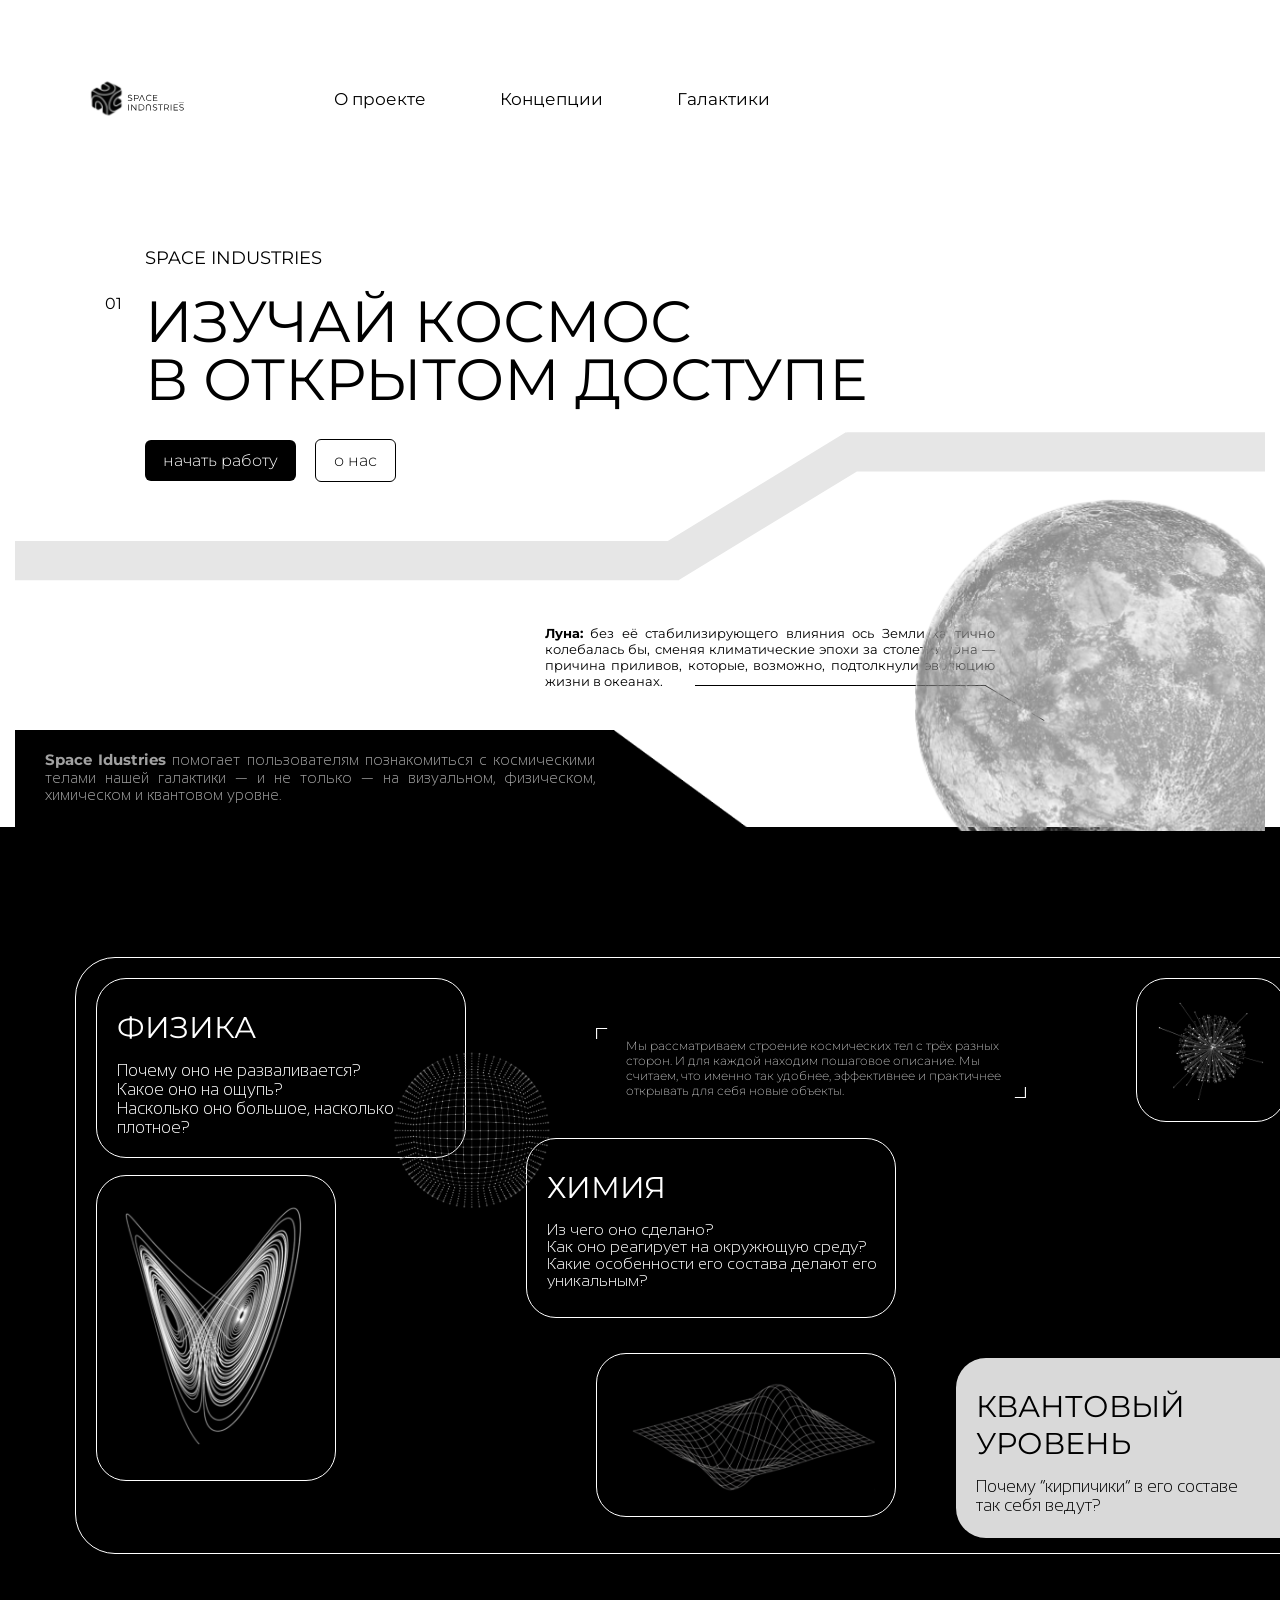
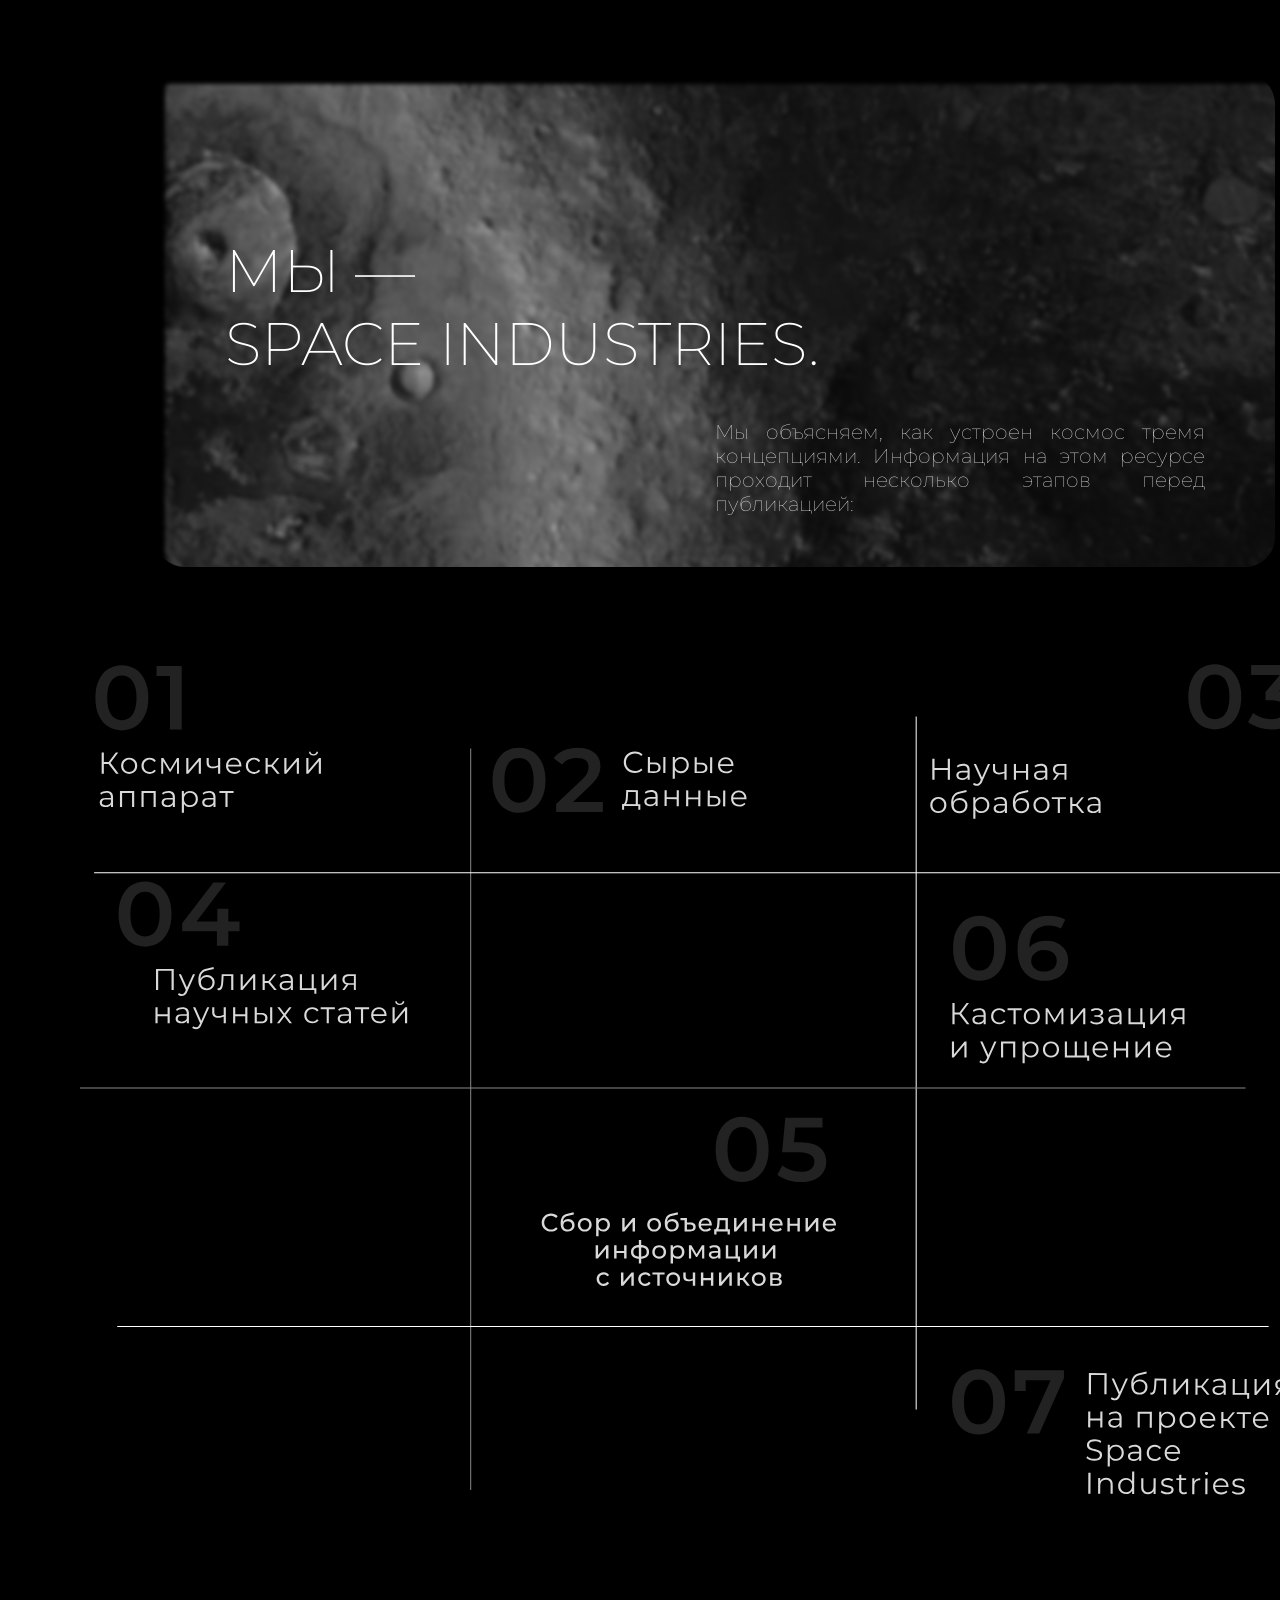
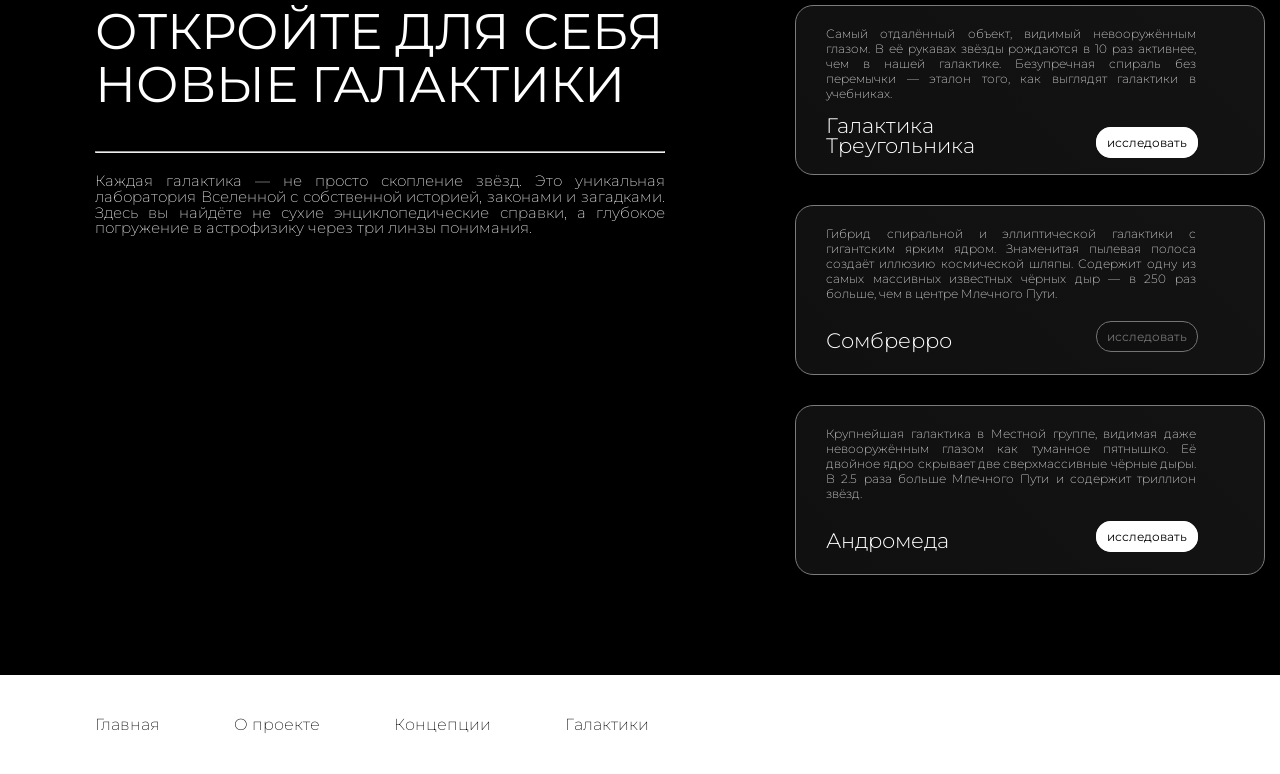
<file: index.html>
<!DOCTYPE html>
<html lang="en">
<head>
    <meta charset="UTF-8">
    <meta name="viewport" content="width=device-width, initial-scale=1.0">
    <title>Home page</title>
    <link rel="stylesheet" href="main.css">
</head>
<body>
    <!-- ШАПКА СТРАНИЦЫ -->
     <header>
        <img src="IMAGES/logo (long, light).svg" alt="LOGO">
        <nav>
            <ul>
                <li><a href="#about_project">О проекте</a></li>
                <li><a href="#about_concepts">Концепции</a></li>
                <li><a href="#about_galaxies" >Галактики</a></li>
            </ul>
        </nav>
     </header>

     <!-- ОСНОВНОЕ СОДЕРЖИМОЕ ГЛАВНОЙ СТРАНИЦЫ -->

     <main>
        <!-- HERO-БЛОК (ОБЛОЖКА) -->
        <div class="hero">
            <p class="project-name">SPACE INDUSTRIES</p>
            <p class="number">01</p>
            <h1>ИЗУЧАЙ КОСМОС<br> В ОТКРЫТОМ ДОСТУПЕ</h1>
            <a href="#about_galaxies" class="start_work">начать работу</a>
            <a href="#about_project" class="about">о нас</a>
            <img src="IMAGES/line (.hero_mainpage).svg" alt="" class="line">
            <p class="moon_info"><b>Луна:</b> без её стабилизирующего влияния ось Земли хаотично колебалась бы, 
                сменяя климатические эпохи за столетия. Она — причина приливов, которые, 
                возможно, подтолкнули эволюцию жизни в океанах.</p>
            <img src="IMAGES/line (mainpage, .hero, moon_info).svg" alt="" class="line_2">
            <img src="IMAGES/moon (.hero_mainpage).svg" alt="" class="moon">
            <p class="about_Space_Industries"><b>Space Idustries</b> помогает пользователям 
                познакомиться с космическими телами нашей галактики — и не только — 
                на визуальном, физическом, химическом и квантовом уровне.</p>
            <img src="IMAGES/black_form.png" alt="" class="black_block">
        </div>

        <!-- ОПИСАНИЕ ТРЁХ КОНЦЕПЦИЙ, ПРЕДСТАВЛЕННЫХ НА САЙТЕ -->

        <div class="concepts" id="about_concepts">
            <div class="info_table">
                <p class="about_concepts">Мы рассматриваем строение космических тел с трёх разных сторон. 
                И для каждой находим пошаговое описание. Мы считаем, что именно так удобнее, эффективнее 
                и практичнее открывать для себя новые объекты.</p>
                <img src="IMAGES/info_extractor (concepts).svg" alt="" class="corners">

                <div class="physics">
                    <h3>ФИЗИКА</h3>
                    <p>Почему оно не разваливается?<br>
                        Какое оно на ощупь?<br>
                        Насколько оно большое, насколько плотное?
                    </p>
                </div>
                <div class="chemistry">
                    <h3>ХИМИЯ</h3>
                    <p>Из чего оно сделано?<br>
                        Как оно реагирует на окружющую среду?<br>
                        Какие особенности его состава делают его уникальным?
                    </p>
                </div>
                <div class="quantum_physics">
                    <h3>КВАНТОВЫЙ УРОВЕНЬ</h3>
                    <p>Почему “кирпичики” в его составе так себя ведут?
                    </p>

                </div>
                <img src="IMAGES/atom (concepts).svg" alt="" class="atom">
                <img src="IMAGES/phere (concepts).svg" alt="" class="sphere">
                <img src="IMAGES/blask_hole (concepts).svg" alt="" class="black_hole">
                <img src="IMAGES/quantum_field (concepts).svg" alt="" class="quantum_field">
            </div>
        </div>

        <!-- "О НАС" -->

        <div class="about_us" id="about_project">
            <div class="background_photo">
                <h2>МЫ — <br>SPACE INDUSTRIES.</h2>
                <p>Мы объясняем, как устроен космос тремя концепциями. 
                    Информация на этом ресурсе проходит несколько этапов перед публикацией:</p>
            </div>
        </div>

        <!-- МЕТОДЫ ФИЛЬТРАЦИИ ИНФОРМАЦИИ -->

        <div class="methods">
            <img src="IMAGES/table (research_info).svg" alt="">
        </div>

        <!-- СПИСОК ВСЕХ ГАЛАКТИК -->

        <div class="new_galaxies" id="about_galaxies">
            <div class="galaxies_container">
                <div class="text">
                    <h2>ОТКРОЙТЕ ДЛЯ СЕБЯ НОВЫЕ ГАЛАКТИКИ</h2>
                    <hr>
                    <p>Каждая галактика — не просто скопление звёзд. 
                        Это уникальная лаборатория Вселенной с собственной историей, законами и загадками. 
                        Здесь вы найдёте не сухие энциклопедические справки, а глубокое погружение 
                        в астрофизику через три линзы понимания.</p>
                </div>
                <div class="blocks_of_galaxies">

                    <div class="triangle_galaxy">
                        <p>Самый отдалённый объект, видимый невооружённым глазом. 
                            В её рукавах звёзды рождаются в 10 раз активнее, чем в нашей галактике. 
                            Безупречная спираль без перемычки — эталон того, как выглядят галактики в учебниках.</p>
                        <div class="borron-row">
                            <h4>Галактика <br>Треугольника</h4>
                            <a href="#">исследовать</a>
                        </div>
                    </div>
                    <div class="galaxy_sombrero">
                        <p>Гибрид спиральной и эллиптической галактики с гигантским ярким ядром. 
                            Знаменитая пылевая полоса создаёт иллюзию космической шляпы. 
                            Содержит одну из самых массивных известных чёрных дыр — в 250 раз больше, 
                            чем в центре Млечного Пути.</p>
                        <div class="borron-row">
                            <h4>Сомбрерро</h4>
                            <a href="#">исследовать</a>
                        </div>
                    </div>
                    <div class="andromeda_galaxy">
                        <p>Крупнейшая галактика в Местной группе, видимая даже невооружённым глазом 
                            как туманное пятнышко. Её двойное ядро скрывает две сверхмассивные чёрные дыры. 
                            В 2.5 раза больше Млечного Пути и содержит триллион звёзд.</p>
                        <div class="bottom-row">
                            <h4>Андромеда</h4>
                            <a href="#">исследовать</a>
                        </div>
                    </div>
                    <div class="milky_way">
                        <p>Спиральная галактика с перемычкой, содержащая 100-400 миллиардов звёзд. 
                            Мы находимся в одном из её рукавов, в 26 000 световых лет от центра. 
                            Каждая звезда на ночном небе — лишь крошечная часть этого грандиозного звёздного города.</p>
                        <div class="bottom-row">
                            <h4>Млечный Путь</h4>
                            <a href="Milky_Way.html">исследовать</a>
                        </div>
                    </div>
                    
                </div>
            </div>
        </div>
     </main>

     <!-- ФУТЕР (С НАВИГАЦЕЙ) -->

     <footer>
        <nav>
            <ul>
                <li><a href="#">Главная</a></li>
                <li><a href="#">О проекте</a></li>
                <li><a href="#">Концепции</a></li>
                <li><a href="#">Галактики</a></li>
            </ul>
        </nav>
     </footer>
</body>
</html>
</file>
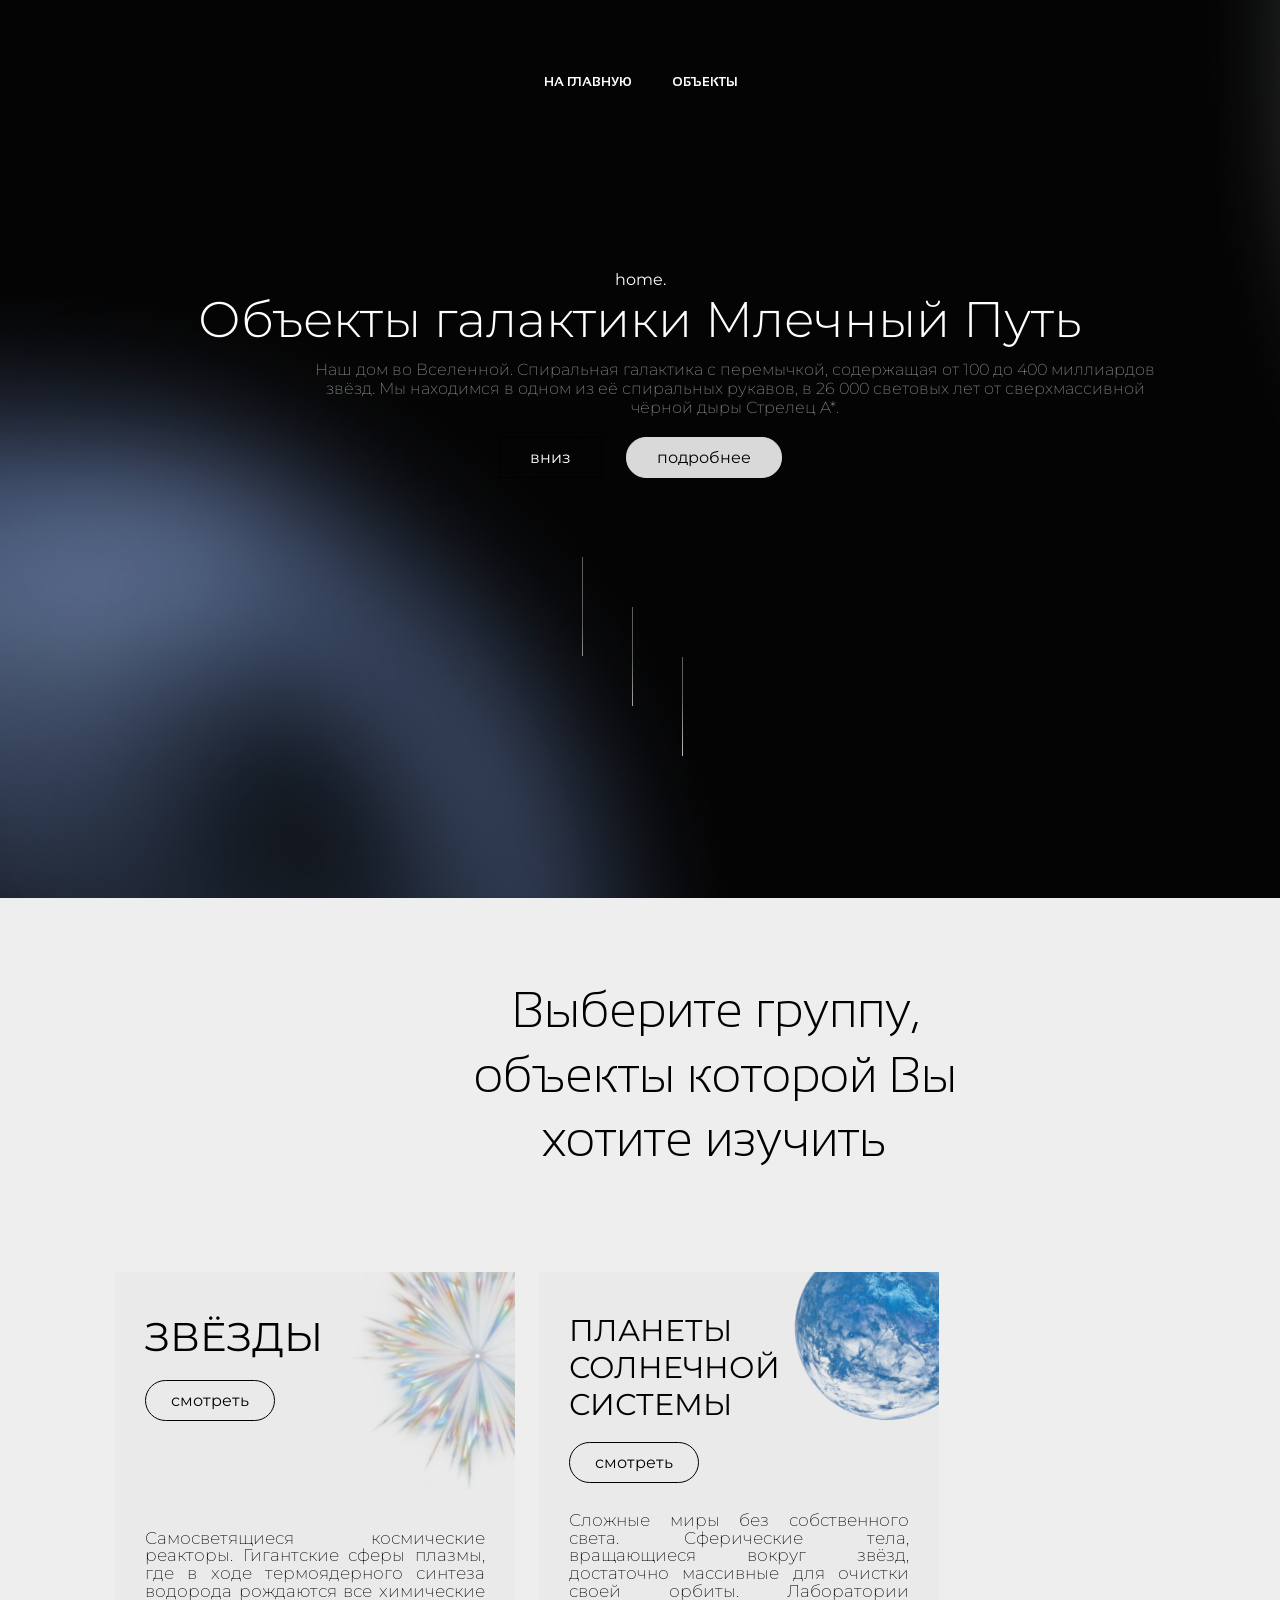
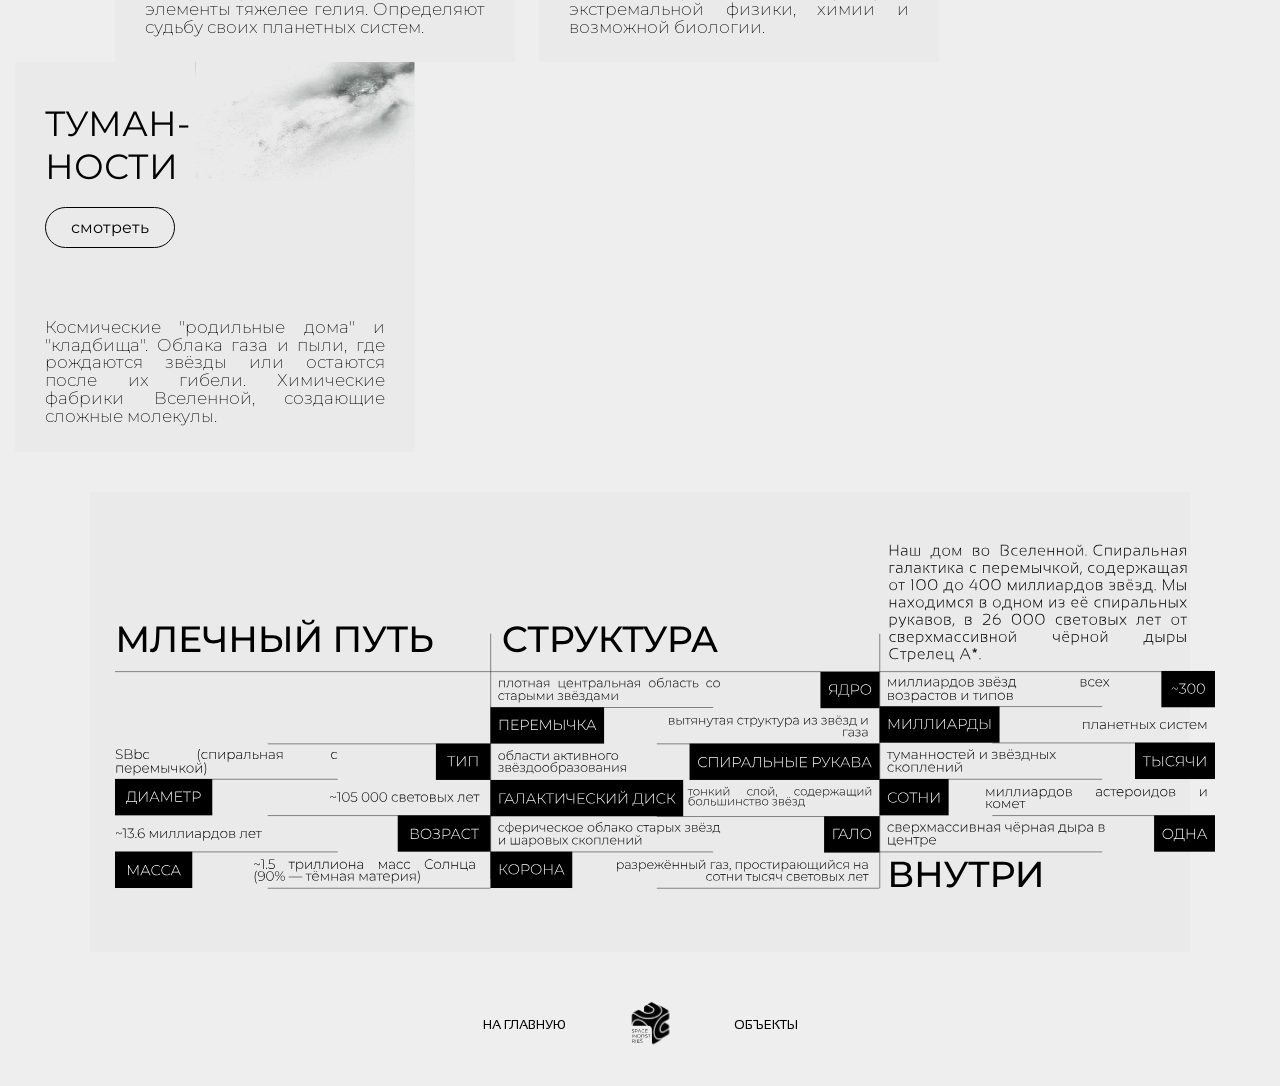
<file: Milky_Way.html>
<!DOCTYPE html>
<html lang="en">
<head>
    <meta charset="UTF-8">
    <meta name="viewport" content="width=device-width, initial-scale=1.0">
    <title>Milky Way main page</title>
    <link rel="stylesheet" href="Milky_Way.css">
</head>
<body>

    <!-- ХЕДЕР, ЗАГОЛОВОК -->
    
    
    <!-- ОСНОВНАЯ ЧАСТЬ СТРАНИЦЫ -->
<!-- HERO-БЛОК -->
    <main>
        <div class="hero">
            <header>
                <nav>
                    <ul>
                        <li><a href="index.html">НА ГЛАВНУЮ</a></li>
                        <li><a href="#objects">ОБЪЕКТЫ</a></li>
                    </ul>
                </nav>
            </header>
            <p class="galaxy_main">home.</p>
            <h1>Объекты галактики Млечный Путь</h1>
            <p class="info">Наш дом во Вселенной. Спиральная галактика с перемычкой, 
                содержащая от 100 до 400 миллиардов звёзд. Мы находимся в одном из её 
                спиральных рукавов, в 26 000 световых лет от сверхмассивной чёрной дыры Стрелец A*.</p>
            <a href="#objects" class="down">вниз</a>
            <a href="https://ru.wikipedia.org/wiki/Млечный_Путь" class="more_info">подробнее</a>
            <img src="IMAGES/lines (.hero, Milky Way).svg" alt="" class="lines">
        </div>
<!-- ГРУППЫ НЕБЕСНЫХ ТЕЛ -->
        <div class="celestial_bodies_list" id="objects">
            <h2>Выберите группу, объекты которой Вы хотите изучить</h2>
            <div class="select">
                <div class="stars">
                    <img src="IMAGES/star (Milky Way).svg" alt="" class="star_photo">
                    <h4>ЗВЁЗДЫ</h4>
                    <a href="#">смотреть</a>
                    <p>Самосветящиеся космические реакторы. Гигантские сферы плазмы, 
                        где в ходе термоядерного синтеза водорода рождаются все химические 
                        элементы тяжелее гелия. Определяют судьбу своих планетных систем.</p>
                </div>
                <div class="Solar_System_planets">
                    <img src="IMAGES/planet (Milky Way).svg" alt="" class="planet_photo">
                    <h4>ПЛАНЕТЫ<br>
                        СОЛНЕЧНОЙ<br>
                        СИСТЕМЫ
                    </h4>
                    <a href="planets.html">смотреть</a>
                    <p>Сложные миры без собственного света. Сферические тела, вращающиеся вокруг звёзд,
                        достаточно массивные для очистки своей орбиты. Лаборатории экстремальной физики,
                        химии и возможной биологии.</p>
                </div>
                <div class="nebulae">
                    <img src="IMAGES/nebula (Milky Way).svg" alt="" class="nebulae">
                    <h4>ТУМАН-<br>НОСТИ</h4>
                    <a href="#">смотреть</a>
                    <p>Космические "родильные дома" и "кладбища". Облака газа и пыли, где рождаются звёзды 
                        или остаются после их гибели. Химические фабрики Вселенной, создающие сложные молекулы.</p>
                </div>
            </div>
        </div>
<!-- ИНФОРМАЦИЯ О МЛЕЧНОМ ПУТИ -->
        <div class="Milky_Way_info">
            <div class="table">
                <img src="IMAGES/table (main_info).svg" alt="">
            </div>
            
        </div>
    </main>

    <!-- ФУТЕР, НАВИГАЦИЯ -->
    <footer>
        <nav>
            <ul>
                <li><a href="index.html">НА ГЛАВНУЮ</a></li>
                <li><img src="IMAGES/logo (short, EEEEEE).svg" alt=""></li>
                <li><a href="#objects">ОБЪЕКТЫ</a></li>
            </ul>
        </nav>

    </footer>
    
</body>
</html>
</file>
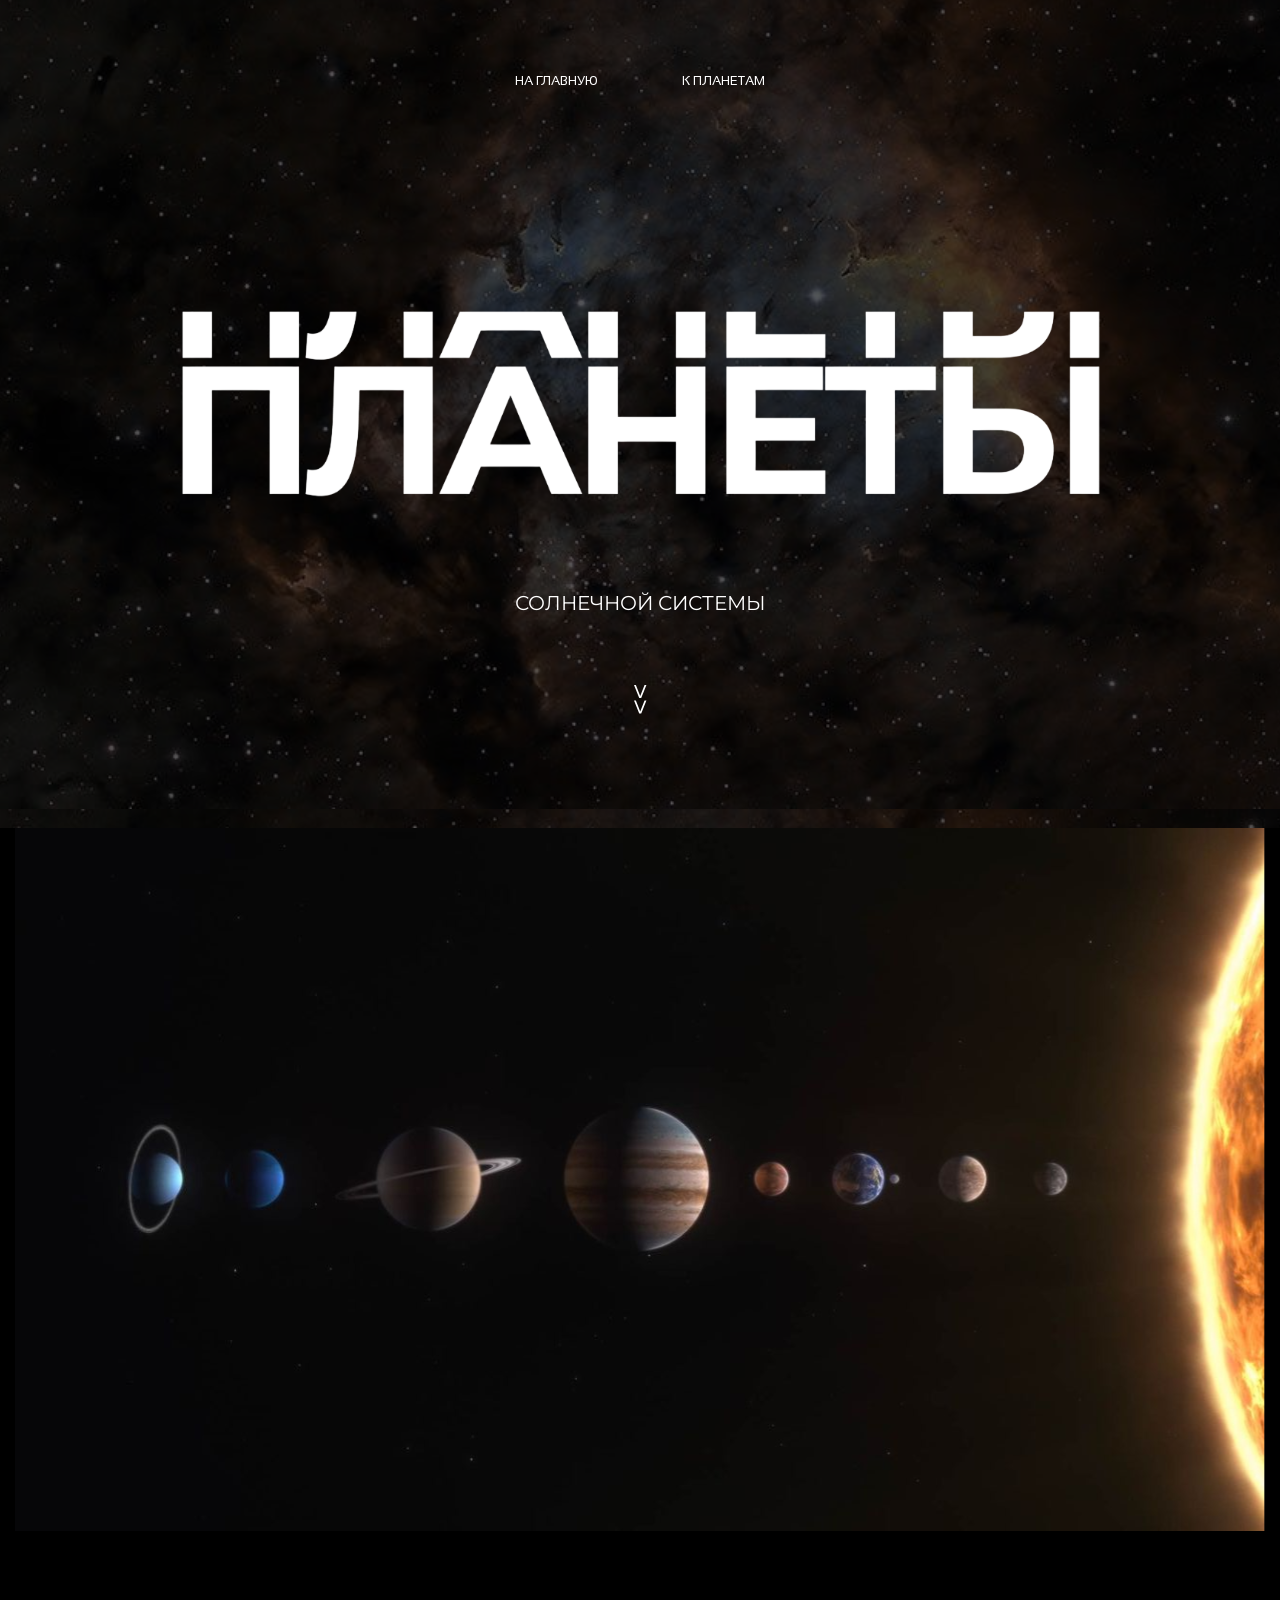
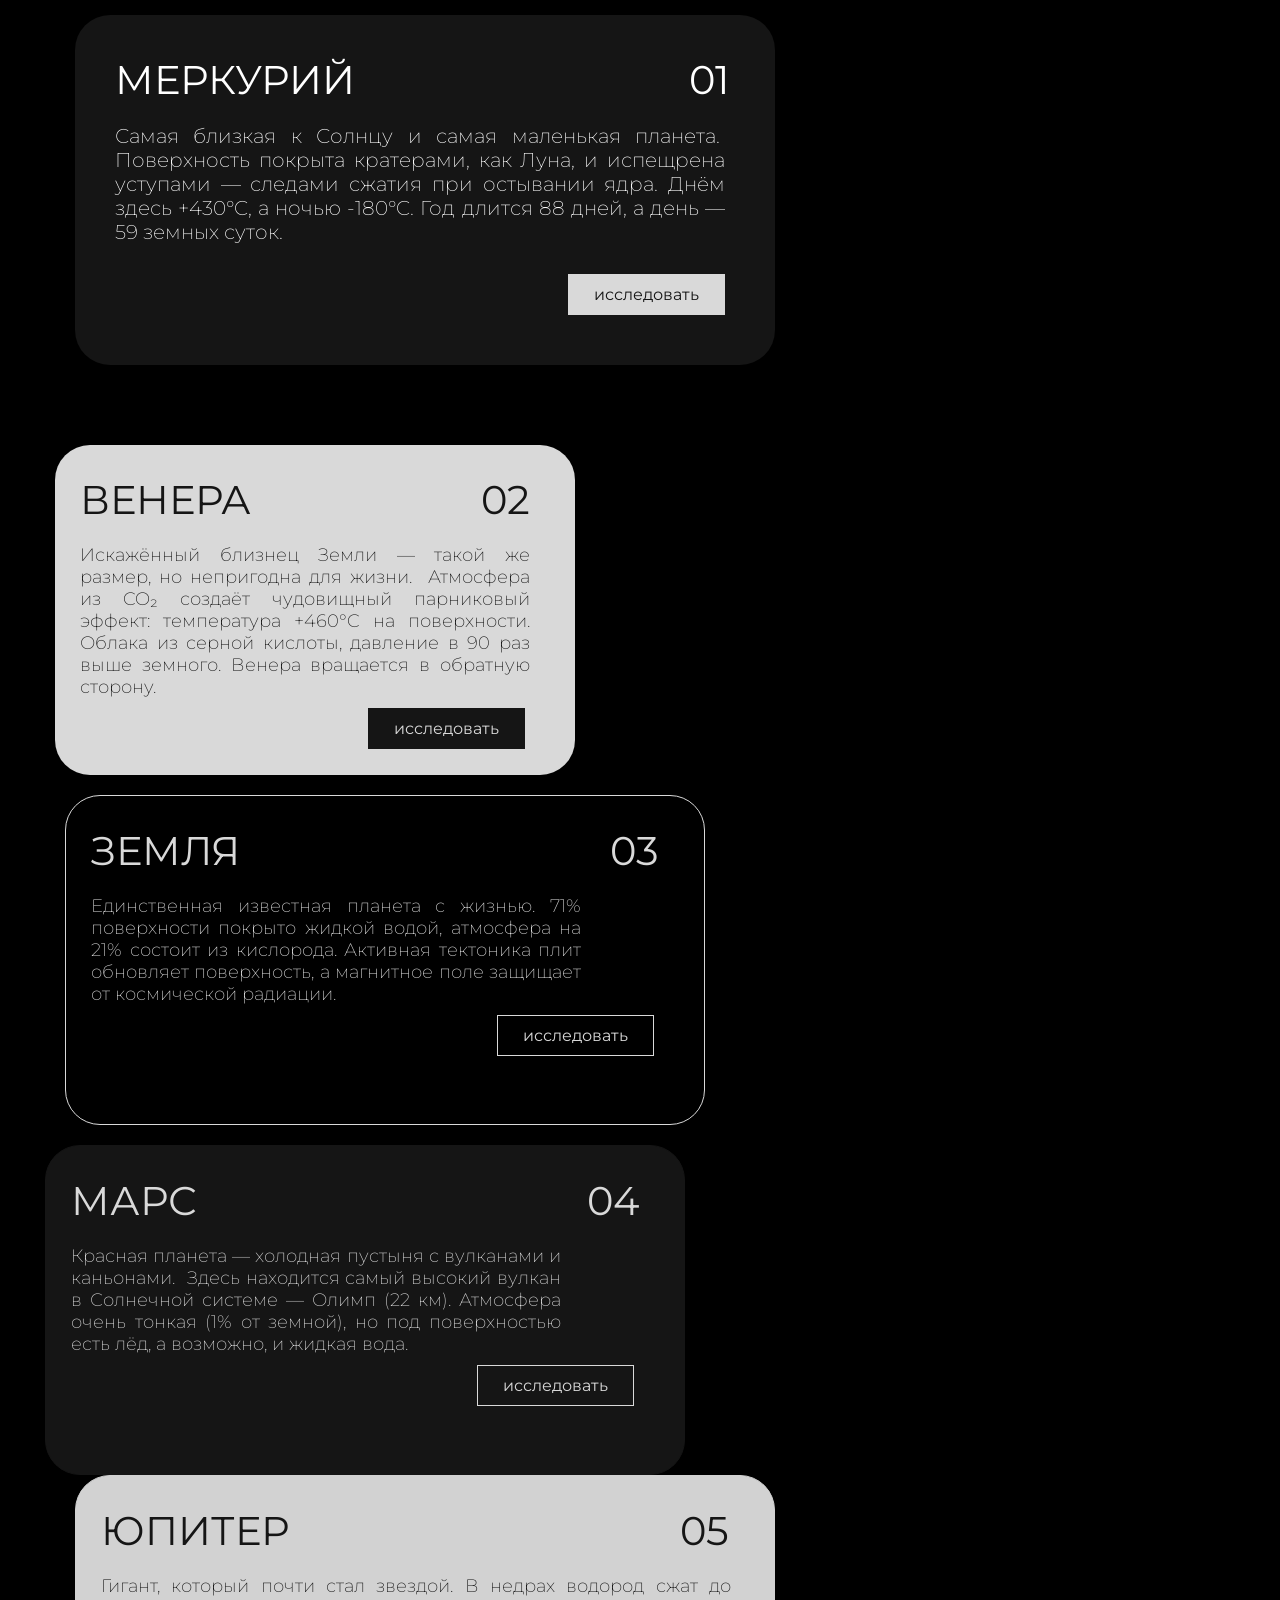
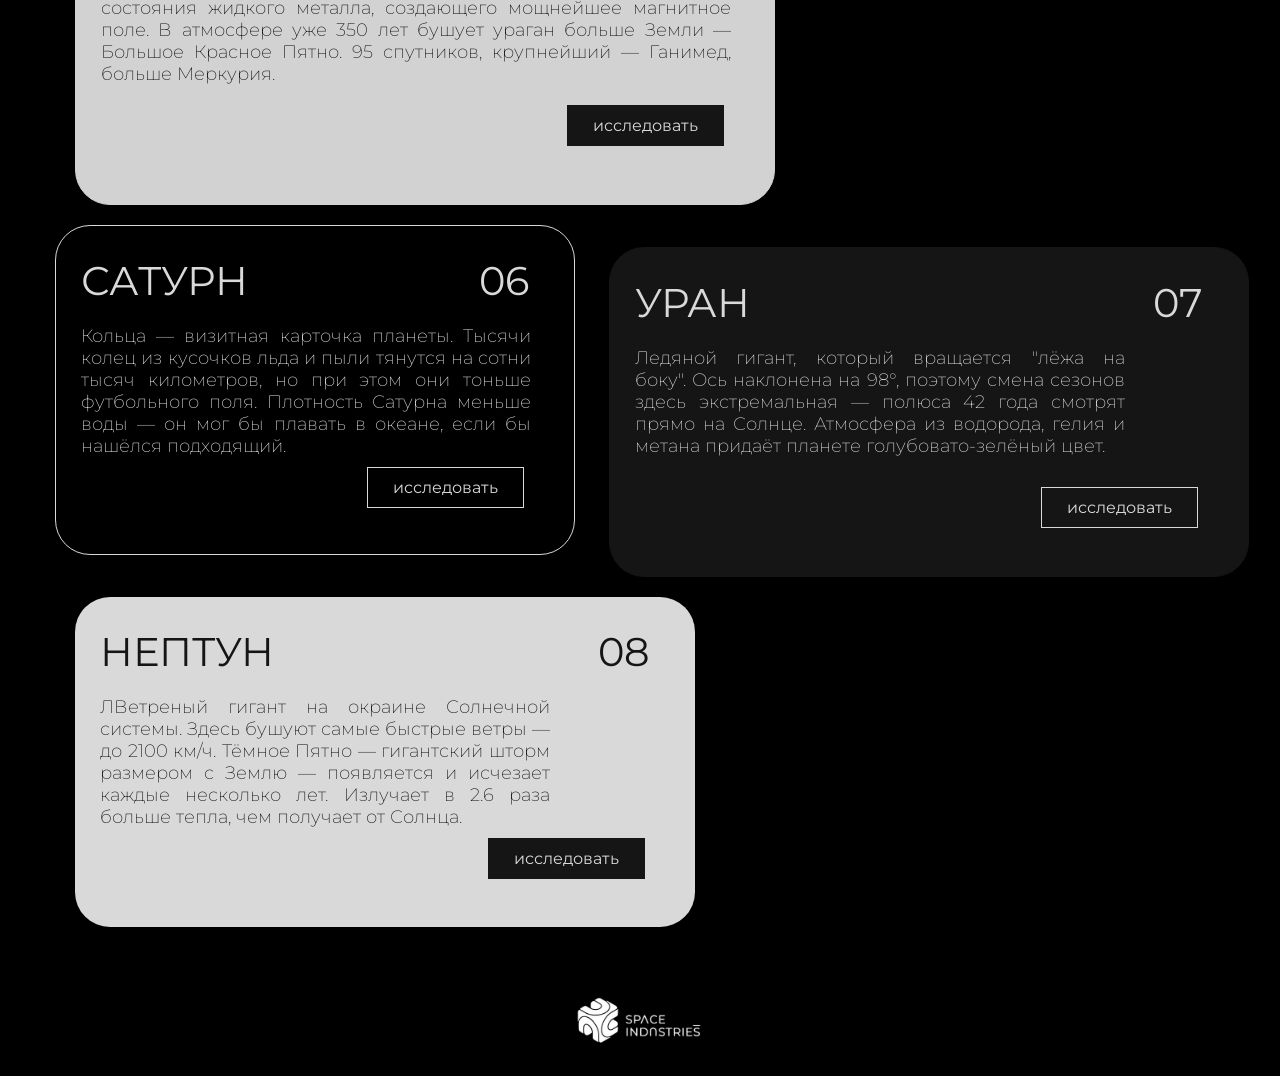
<file: planets.html>
<!DOCTYPE html>
<html lang="en">
<head>
    <meta charset="UTF-8">
    <meta name="viewport" content="width=device-width, initial-scale=1.0">
    <title>Planets of Solar System</title>
    <link rel="stylesheet" href="planets.css">
</head>
<body>
    <main>
        <div class="hero">
            <!-- ХЕДЕР / ШАПКА -->
            <header>
                <nav>
                    <ul>
                        <li><a href="index.html">НА ГЛАВНУЮ</a></li>
                        <li><a href="#planets">К ПЛАНЕТАМ</a></li>
                    </ul>
                </nav>
            </header>
<!-- ОСНОВНАЯ ЧАСТЬ САЙТА -->
            <img src="IMAGES/planets (h1).svg" alt="" class="h1">
            <p>СОЛНЕЧНОЙ СИСТЕМЫ</p>
            <img src="IMAGES/arrows.svg" alt="" class="arrows">
        </div>

        <div class="planets_scheme">
            <img src="IMAGES/Solar_System (Planets).svg" alt="">
        </div>
        <div class="planets_select" id="planets">

            <div class="mercury">
                <h2>МЕРКУРИЙ</h2>
                <h2 class="num">01</h2>
                <p>Самая близкая к Солнцу и самая маленькая планета. 
                    Поверхность покрыта кратерами, как Луна, и испещрена уступами 
                    — следами сжатия при остывании ядра. Днём здесь +430°C, а ночью -180°C. 
                    Год длится 88 дней, а день — 59 земных суток.</p>
                <a href="#">исследовать</a>
            </div>
            <div class="venus">
                <h2>ВЕНЕРА</h2>
                <h2 class="num">02</h2>
                <p>Искажённый близнец Земли — такой же размер, но непригодна для жизни.
                     Атмосфера из CO₂ создаёт чудовищный парниковый эффект: температура +460°C 
                    на поверхности. Облака из серной кислоты, давление в 90 раз выше земного. 
                    Венера вращается в обратную сторону.</p>
                <a href="#">исследовать</a>
            </div>
            <div class="earth">
                <h2>ЗЕМЛЯ</h2>
                <h2 class="num">03</h2>
                <p>Единственная известная планета с жизнью. 71% поверхности покрыто жидкой водой, 
                    атмосфера на 21% состоит из кислорода. Активная тектоника плит обновляет поверхность, 
                    а магнитное поле защищает от космической радиации.</p>
                <a href="#">исследовать</a>
            </div>
            <div class="mars">
                <h2>МАРС</h2>
                <h2 class="num">04</h2>
                <p>Красная планета — холодная пустыня с вулканами и каньонами. 
                    Здесь находится самый высокий вулкан в Солнечной системе — Олимп (22 км). 
                    Атмосфера очень тонкая (1% от земной), но под поверхностью есть лёд, а возможно, и жидкая вода.</p>
                <a href="#">исследовать</a>
            </div>
            <div class="jupiter">
                <h2>ЮПИТЕР</h2>
                <h2 class="num">05</h2>
                <p>Гигант, который почти стал звездой. В недрах водород сжат до состояния жидкого металла, 
                    создающего мощнейшее магнитное поле. В атмосфере уже 350 лет бушует ураган больше Земли 
                    — Большое Красное Пятно. 95 спутников, крупнейший — Ганимед, больше Меркурия.</p>
                <a href="Jupiter.html">исследовать</a>
            </div>
            <div class="saturn">
                <h2>САТУРН</h2>
                <h2 class="num">06</h2>
                <p>Кольца — визитная карточка планеты. Тысячи колец из кусочков льда и пыли 
                    тянутся на сотни тысяч километров, но при этом они тоньше футбольного поля. 
                    Плотность Сатурна меньше воды — он мог бы плавать в океане, если бы нашёлся подходящий.</p>
                <a href="#">исследовать</a>
            </div>
            <div class="uranus">
                <h2>УРАН</h2>
                <h2 class="num">07</h2>
                <p>Ледяной гигант, который вращается "лёжа на боку". Ось наклонена на 98°, 
                    поэтому смена сезонов здесь экстремальная — полюса 42 года смотрят прямо 
                    на Солнце. Атмосфера из водорода, гелия и метана придаёт планете голубовато-зелёный цвет.</p>
                <a href="#">исследовать</a>
            </div>
            <div class="neptune">
                <h2>НЕПТУН</h2>
                <h2 class="num">08</h2>
                <p>ЛВетреный гигант на окраине Солнечной системы. Здесь бушуют самые быстрые ветры 
                    — до 2100 км/ч. Тёмное Пятно — гигантский шторм размером с Землю — появляется 
                    и исчезает каждые несколько лет. Излучает в 2.6 раза больше тепла, чем получает от Солнца.</p>
                <a href="#">исследовать</a>
            </div>
        </div>

    </main>
    <!-- ФУТЕР -->
    <footer>
        <img src="IMAGES/logo (long, dark).svg" alt="">
    </footer>
    
</body>
</html>
</file>
<file: main.css>
@import url('https://fonts.googleapis.com/css2?family=Jost:ital,wght@0,100..900;1,100..900&family=Montserrat:ital,wght@0,100..900;1,100..900&family=Poppins:ital,wght@0,100;0,200;0,300;0,400;0,500;0,600;0,700;0,800;0,900;1,100;1,200;1,300;1,400;1,500;1,600;1,700;1,800;1,900&family=Raleway:ital,wght@0,100..900;1,100..900&family=Roboto:ital,wght@0,100..900;1,100..900&family=Sansation:ital,wght@0,300;0,400;0,700;1,300;1,400;1,700&family=Unbounded:wght@200..900&display=swap');
@import url('https://fonts.googleapis.com/css2?family=Jost:ital,wght@0,100..900;1,100..900&family=Montserrat:ital,wght@0,100..900;1,100..900&family=Poppins:ital,wght@0,100;0,200;0,300;0,400;0,500;0,600;0,700;0,800;0,900;1,100;1,200;1,300;1,400;1,500;1,600;1,700;1,800;1,900&family=Raleway:ital,wght@0,100..900;1,100..900&family=Roboto:ital,wght@0,100..900;1,100..900&family=Sansation:ital,wght@0,300;0,400;0,700;1,300;1,400;1,700&family=Unbounded:wght@200..900&display=swap');

* {
    margin: 0;
    padding: 0;
    font-family: 'Montserrat', sans-serif;
    box-sizing: border-box; /* Важно для правильных расчетов ширины */
}


/* ДИЗАЙН СПИСКА И ШАПКИ САЙТА */

header {
    font-size: 0;  /* Убирает пробелы между inline-block элементами */
}
body header img {
    margin-left: 90px;
    margin-top: 60px;
    max-width: 94px;
}

header img,
header nav {
    display: inline-block;
    vertical-align: middle;  /* Выравнивание по вертикали */
    font-size: 17px;         
}

header nav ul {
    list-style: none;
    padding: 0;
    margin: 60px 0 0 150px;      /* Отступ слева от логотипа */
}

header nav ul li {
    display: inline-block;
    margin-right: 70px;
}

header nav ul li:last-child {
    margin-right: 0;
}

header nav ul li a {
    text-decoration: none;
    color: black;
}
header nav ul li a:hover {
    color:rgb(121, 121, 121);
    transition: 0.5s ease;
}

/* ДИЗАЙН HERO-БЛОКА */

.hero {
    position: relative;
    width: 100%;
}

.hero .project-name {
    font-size: 18px;
    margin-left: 130px;
    margin-top: 130px;
    color: black;
    letter-spacing: 40%;
}
.hero .number {
    color: black;
    margin-left: 90px;
    margin-top: 25px;

}
.hero h1 {
    font-size: 58px;
    font-weight: 400;
    width: 750px;
    margin-left: 130px;
    margin-top: -20px;
    line-height: 100%;
}
.hero .start_work {
    margin-top: 30px;
    margin-left: 130px;
    padding: 11px 18px;
    display:inline-block;
    background-color: black;
    color: white;
    text-decoration: none;
    border-radius: 6px;
    transition: 0.5s ease;
    font-weight: 300;
}
.hero .start_work:hover {
    background: rgb(72, 72, 72);
}

.hero .about {
    margin-top: 30px;
    margin-left: 15px;
    padding: 11px 18px;
    display:inline-block;
    background-color: white;
    color: black;
    text-decoration: none;
    border-radius: 6px;
    border: 1px solid;
    transition: 0.5s ease;
    font-weight: 300;
}
.hero .about:hover {
    background: black;
    color: white;
}
.hero .line {
    width: 100%;
    position: relative;
    margin-top: -50px;
}
.hero .moon_info {
    font-size: 13px;
    width: 450px;
    text-align: justify;
    margin-left: 530px;
    position: absolute;
    margin-top: 40px;
}
.hero .line_2 {
    width: 350px;
    position: absolute;
    margin-top: 100px;
    margin-left: 680px;
}
.hero .moon {
    width: 350px;
    float: right;
    margin-top: -100px;
    position: relative;
    z-index: 1;
}
.hero .about_Space_Industries {
    font-family: 'Sansation', sans-serif;
    font-weight: 200;
    position: absolute;
    margin-top: 165px;
    color: #A1A1A1;
    z-index: 1;
    font-size: 15px;
    width: 550px;
    text-align: justify;
    margin-left: 30px;
}
.hero .black_block {
    width: 750px;
    margin-top: 145px;
    z-index: 0;
}

/* ОПИСАНИЕ БЛОКА КОНЦЕПЦИЙ */

.concepts {
    margin-top: -15px;
    background: black;
    color: white;
}
.info_table {
    border: 1px solid white;
    border-radius: 40px;
    height: 597px;
    width: 1300px;
    margin-left: 60px;
}
.about_concepts {
    position: absolute;
    font-size: 12px;
    font-weight: 200;
    width: 380px;
    margin-left: 550px;
    margin-top: 80px;
}
.corners {
    position: absolute;
    margin-left: 520px;
    margin-top: 70px;
    width: 430px;
}

/* ФИЗИКА */
.physics {
    position: absolute;
    width: 370px;
    height: 180px;
    border: 1px solid white;
    border-radius: 30px;
    background: rgba(0, 0, 0, 0.5);
    margin-left: 20px;
    margin-top: 20px;
    
}
.physics h3 {
    font-size: 30px;
    font-weight: 400;
    margin-left: 20px;
    margin-top: 30px;
}
.physics p {
    font-size: 17px;
    font-family: 'Sansation', sans-serif;
    font-weight: 300;
    margin-left: 20px;
    margin-top: 15px;
}
/* ХИМИЯ */
.chemistry {
    position: absolute;
    width: 370px;
    height: 180px;
    border: 1px solid white;
    border-radius: 30px;
    margin-top: 180px;
    margin-left: 450px;
}
.chemistry h3 {
    font-size: 30px;
    font-weight: 400;
    margin-left: 20px;
    margin-top: 30px;
}
.chemistry p {
    font-size: 16px;
    font-family: 'Sansation', sans-serif;
    font-weight: 300;
    margin-left: 20px;
    margin-top: 15px;
}
/* КВАТНОВАЯ ФИЗИКА */
.quantum_physics {
    position: absolute;
    width: 370px;
    height: 180px;
    background: #D9D9D9;
    border-radius: 30px;
    margin-left: 880px;
    margin-top: 400px;
}
.quantum_physics h3 {
    font-size: 30px;
    font-weight: 400;
    margin-left: 20px;
    margin-top: 30px;
    color: black;
}
.quantum_physics p{
    font-size: 17px;
    font-family: 'Sansation', sans-serif;
    font-weight: 300;
    margin-left: 20px;
    margin-top: 15px;
    color: black;
    width: 280px;
}

/* ФОТОГРАФИИ К ТАБЛИЦЕ */

.atom {
    position: absolute;
    width: 150px;
    padding: 20px;
    border: 1px solid white;
    border-radius: 30px;
    margin-left: 1060px;
    margin-top: 20px;
}
.sphere {
    position: absolute;
    width: 220px;
    padding: 20px;
    margin-left: 290px;
    margin-top: 60px;
    z-index: 0;
}
.black_hole {
    position: absolute;
    width: 240px;
    padding: 20px;
    border: 1px solid white;
    border-radius: 30px;
    margin-top: 217px;
    margin-left: 20px;
}
.quantum_field {
    position: absolute;
    width: 300px;
    padding: 20px;
    border: 1px solid white;
    border-radius: 30px;
    margin-left: 520px;
    margin-top: 395px;
}

/* О SPACE INDUSTRIES */

.about_us {
    margin-top: -10px;
    background: black;
    color: white;
}
.background_photo {
    background: url('IMAGES/background_who_we_are.svg');
    width: 1120px;
    height: 493px;
    margin-left: 140px;
    border-radius: 30px;
}
.background_photo h2 {
    font-size: 60px;
    font-weight: 200;
    margin-left: 70px;
    padding-top: 160px;
}
.background_photo p {
    font-size: 20px;
    font-weight: 100;
    width: 490px;
    text-align: justify;
    margin-left: 560px;
    margin-top: 40px;
    padding-bottom: 20px;
}

.methods {
    background: black;
}
.methods img {
    width: 1250px;
    margin-left: 80px;
    margin-top: 80px;
}

/* ВЫБОР ГАЛАКТИК */

.new_galaxies {
    background: black;
    color: white;
    padding: 100px 90px;
}

.galaxies_container {
    margin-left: 80px;
}

.text {
    width: 700px;
    float: left
}
.text h2 {
    font-weight: 400;
    font-size: 50px;
    letter-spacing: 26%;
    line-height: 106%;
    width: 690px;
}
.text hr {
    width: 570px;
    margin-top: 40px;
    margin-bottom: 20px;

}
.text p {
    font-size: 15px;
    font-weight: 200;
    text-align: justify;
    width: 570px;
    letter-spacing: 26%;
    line-height: 106%;
}

/* СПИСОК ГАЛАКТИК */

/* ГАЛАКТИКА ТРЕУГОЛЬНИКА */

.triangle_galaxy {
    width: 470px;
    height: 170px;
    color: white;
    border: 1px solid #7B7B7B;
    border-radius: 18px;
    background: linear-gradient(45deg, #101010, #131313);
    margin-left: 700px;
}

.triangle_galaxy p {
    font-size: 12px;
    font-weight: 200;
    width: 370px;
    text-align: justify;
    margin-top: 20px;
    margin-left: 30px;
    
}
.triangle_galaxy h4 {
    font-size: 21px;
    font-weight: 300;
    margin-left: 30px;
    margin-top: 15px;
    margin-bottom: -25px;
    line-height: 97%;
}

.triangle_galaxy a {
    width: 110px;
    height: 30px;
    background: white;
    color: black;
    font-size: 12px;
    padding: 7px 10px;
    margin-left: 300px;
    text-decoration: none;
    border-radius: 15px;
    border: 1px white solid;
    transition: 0.5s ease;
}
.triangle_galaxy a:hover {
    background: #101010;
    border: 1px solid white;
    color: white;
}

/* ГАЛАКТИКА СОМБРЕРРО */

.galaxy_sombrero {
    width: 470px;
    height: 170px;
    color: white;
    border: 1px solid #7B7B7B;
    border-radius: 18px;
    background: linear-gradient(45deg, #101010, #131313);
    margin-left: 700px;
    margin-top: 30px;
}

.galaxy_sombrero p {
    font-size: 12px;
    font-weight: 200;
    width: 370px;
    text-align: justify;
    margin-top: 20px;
    margin-left: 30px;
    
}
.galaxy_sombrero h4 {
    font-size: 21px;
    font-weight: 300;
    margin-left: 30px;
    margin-top: 30px;
    margin-bottom: -25px;
    line-height: 97%;
}

.galaxy_sombrero a {
    width: 110px;
    height: 30px;
    background: #101010;
    color: #747474;
    font-size: 12px;
    padding: 7px 10px;
    margin-left: 300px;
    text-decoration: none;
    border-radius: 15px;
    border: 1px #747474 solid;
    transition: 0.5s ease;
}
.galaxy_sombrero a:hover {
    background: #101010;
    border: 1px solid white;
    color: white;
}

/* АНДРОМЕДА */

.andromeda_galaxy {
    width: 470px;
    height: 170px;
    color: white;
    border: 1px solid #7B7B7B;
    border-radius: 18px;
    background: linear-gradient(45deg, #101010, #131313);
    margin-left: 700px;
    margin-top: 30px;
    display: inline-block;
}

.andromeda_galaxy p {
    font-size: 12px;
    font-weight: 200;
    width: 370px;
    text-align: justify;
    margin-top: 20px;
    margin-left: 30px;
    
}
.andromeda_galaxy h4 {
    font-size: 21px;
    font-weight: 300;
    margin-left: 30px;
    margin-top: 30px;
    margin-bottom: -25px;
    line-height: 97%;
}

.andromeda_galaxy a {
    width: 110px;
    height: 30px;
    background: white;
    color: black;
    font-size: 12px;
    padding: 7px 10px;
    margin-left: 300px;
    text-decoration: none;
    border-radius: 15px;
    border: 1px white solid;
    transition: 0.5s ease;
}
.andromeda_galaxy a:hover {
    background: #101010;
    border: 1px solid white;
    color: white;
}

/* МЛЕЧНЫЙ ПУТЬ РОДНО   Й */

.milky_way {
    width: 470px;
    height: 170px;
    color: white;
    border: 1px solid #7B7B7B;
    border-radius: 18px;
    background: linear-gradient(45deg, #101010, #131313);
    margin-left: 200px;
    margin-top: -171px;
    display: inline-block;
    position: absolute;
}

.milky_way p {
    font-size: 12px;
    font-weight: 200;
    width: 370px;
    text-align: justify;
    margin-top: 20px;
    margin-left: 30px;
    
}
.milky_way h4 {
    font-size: 21px;
    font-weight: 300;
    margin-left: 30px;
    margin-top: 30px;
    margin-bottom: -25px;
    line-height: 97%;
}

.milky_way a {
    width: 110px;
    height: 30px;
    background: #101010;
    color: #747474;
    font-size: 12px;
    padding: 7px 10px;
    margin-left: 300px;
    text-decoration: none;
    border-radius: 15px;
    border: 1px #747474 solid;
    transition: 0.5s ease;
}
.milky_way a:hover {
    background: #101010;
    border: 1px solid white;
    color: white;
}

/* ФУТЕР САЙТА СО СПИСКОМ НАВИГАЦИИ */

footer {
    height: 20px;
    padding-top: 40px;

}

footer nav {
    margin-left: 80px;
}

footer nav ul {
    list-style: none;
    position: absolute;
}

footer nav ul li {
    display: inline-block;
    margin-right: 70px;
    margin-bottom: 40px;
}
footer nav ul li a {
    text-decoration: none;
    color: black;
    transition: 0.5s ease;
    font-weight: 200;
    z-index: 1;
    
}
footer nav ul li a:hover {
    font-weight: 400;
}

/* ===== АДАПТИВНЫЙ ДИЗАЙН ДЛЯ МОБИЛЬНЫХ УСТРОЙСТВ ===== */


/* ЗАЩИТА!!!  ДЛЯ ДЕКСТОПА - отключаем мобильные стили на больших экранах */
@media screen and (min-width: 1025px) {
    /* Возвращаем исходные стили для десктопа */
    
    /* БЛОК КОНЦЕПЦИЙ - возвращаем исходные размеры */
    .concepts {
        padding: 130px 80px;
    }
    
    .info_table {
        height: 597px;
        border: 1px solid white;
    }
    
    .about_concepts {
        position: absolute;
        width: 380px;
        margin-left: 550px;
        margin-top: 80px;
    }
    
    .physics {
        position: absolute;
        width: 370px;
        height: 180px;
        margin-left: 20px;
        margin-top: 20px;
    }
    
    .chemistry {
        position: absolute;
        width: 370px;
        height: 180px;
        margin-left: 450px;
        margin-top: 180px;
    }
    
    .quantum_physics {
        position: absolute;
        width: 370px;
        height: 180px;
        margin-left: 880px;
        margin-top: 400px;
    }
    
    /* ГАЛАКТИКИ - возвращаем исходное позиционирование */
    .new_galaxies {
        padding: 100px 90px;
        display: block;
    }
    
    .text {
        width: 700px;
        float: left;
    }
    
    .triangle_galaxy {
        width: 470px;
        margin-left: 700px;
    }
    
    .galaxy_sombrero {
        width: 470px;
        margin-left: 700px;
    }
    
    .andromeda_galaxy {
        width: 470px;
        margin-left: 700px;
    }
    
    .milky_way {
        width: 470px;
        margin-left: 200px;
        margin-top: -171px;
        position: absolute;
    }
}

/* Планшеты (768px - 1024px) */
@media screen and (max-width: 1024px) {
    
    /* ШАПКА */
    header {
        padding: 20px 40px;
    }
    
    body header img {
        margin-left: 0;
        margin-top: 0;
        max-width: 80px;
    }
    
    header nav ul {
        margin: 0;
        gap: 30px;
    }
    
    header nav ul li {
        margin-right: 0;
    }
    
    /* HERO-БЛОК */
    .hero .project-name {
        margin-left: 40px;
        margin-top: 80px;
    }
    
    .hero .number {
        margin-left: 40px;
    }
    
    .hero h1 {
        font-size: 48px;
        width: 600px;
        margin-left: 40px;
    }
    
    .hero .start_work,
    .hero .about {
        margin-left: 40px;
    }
    
    .hero .moon_info {
        width: 350px;
        margin-left: 400px;
    }
    
    .hero .line_2 {
        margin-left: 520px;
        width: 280px;
    }
    
    .hero .about_Space_Industries {
        width: 450px;
    }
    
    .hero .black_block {
        width: 600px;
    }
    
    /* КОНЦЕПЦИИ */
    .concepts {
        padding: 80px 40px;
    }
    
    .info_table {
        height: auto;
        min-height: 597px;
    }
    
    .about_concepts {
        margin-left: 400px;
        width: 300px;
    }
    
    .corners {
        margin-left: 380px;
        width: 350px;
    }
    
    .physics,
    .chemistry,
    .quantum_physics {
        width: 280px;
    }
    
    .physics {
        margin-left: 20px;
    }
    
    .chemistry {
        margin-left: 320px;
    }
    
    .quantum_physics {
        margin-left: 600px;
    }
    
    .atom {
        margin-left: 720px;
    }
    
    .sphere {
        margin-left: 200px;
    }
    
    .black_hole {
        margin-left: 20px;
    }
    
    .quantum_field {
        margin-left: 350px;
        width: 250px;
    }
    
    /* О НАС */
    .background_photo {
        width: 90%;
        margin-left: 5%;
        height: 400px;
        background-size: cover;
    }
    
    .background_photo h2 {
        font-size: 48px;
        padding-top: 100px;
    }
    
    .background_photo p {
        width: 350px;
        margin-left: 45%;
        font-size: 16px;
    }
    
    /* МЕТОДЫ */
    .methods img {
        width: 90%;
        margin-left: 5%;
    }
    
    /* ГАЛАКТИКИ */
    .new_galaxies {
        padding: 80px 40px;
    }
    
    .text {
        width: 500px;
    }
    
    .text h2 {
        font-size: 40px;
        width: 500px;
    }
    
    .text hr,
    .text p {
        width: 450px;
    }
    
    .triangle_galaxy,
    .galaxy_sombrero,
    .andromeda_galaxy {
        width: 400px;
        margin-left: 500px;
    }
    
    .milky_way {
        width: 400px;
        margin-left: 50px;
    }
}

/* Телефоны (до 768px) */
@media screen and (max-width: 768px) {

    * {
        max-width: 100%;
    }

    html, body {
    overflow-x: hidden; /* Запрещает горизонтальный скролл */
    max-width: 100%;
    position: relative;
}
    
    /* ШАПКА */
    header {
        display: flex;
        flex-direction: column;
        align-items: center;
        padding: 20px;
    }
    
    body header img {
        margin: 0 0 20px 0;
        max-width: 120px;
    }
    
    header nav ul {
        display: flex;
        flex-wrap: wrap;
        justify-content: center;
        gap: 20px;
        margin: 0;
    }
    
    header nav ul li {
        margin: 0;
    }
    
    header nav ul li a {
        font-size: 14px;
    }
    
    /* HERO-БЛОК */
    .hero {
        overflow: hidden;
    }
    
    .hero .project-name,
    .hero .number,
    .hero h1,
    .hero .start_work,
    .hero .about {
        margin-left: 20px;
        position: relative;
        z-index: 10;
    }
    
    .hero .project-name {
        margin-top: 60px;
        font-size: 14px;
    }
    
    .hero .number {
        margin-top: 15px;
    }
    
    .hero h1 {
        font-size: 36px;
        width: 90%;
        margin-top: 10px;
    }
    
    .hero .start_work,
    .hero .about {
        padding: 8px 12px;
        font-size: 12px;
    }
    
    .hero .line {
        margin-top: 30px;
    }
    
    .hero .moon_info {
        position: relative;
        width: 90%;
        margin: 20px auto;
        left: auto;
        top: auto;
        margin-left: 20px;
        font-size: 11px;
    }
    
    .hero .line_2 {
        display: none; /* Скрываем на мобильных */
    }
    
    .hero .moon {
        float: none;
        width: 250px;
        margin: 20px auto;
        display: block;
        position: relative;
    }
    
    .hero .about_Space_Industries {
        position: relative;
        width: 90%;
        margin: 20px auto;
        left: auto;
        top: auto;
        font-size: 12px;
        padding: 0 20px;
    }
    
    .hero .black_block {
        width: 100%;
        margin-top: 30px;
    }
    
    /* КОНЦЕПЦИИ */
    .concepts {
        padding: 60px 20px;
    }
    
    .info_table {
        border: none;
        height: auto;
        display: flex;
        flex-direction: column;
        gap: 30px;
    }
    
    .about_concepts {
        position: relative;
        width: 100%;
        margin: 0 0 30px 0;
        left: auto;
        top: auto;
        font-size: 14px;
        padding: 0 20px;
    }
    
    .corners {
        display: none; /* Скрываем сложные SVG на мобильных */
    }
    
    .physics,
    .chemistry,
    .quantum_physics {
        position: relative;
        width: 100%;
        height: auto;
        margin: 0;
        left: auto;
        top: auto;
        padding: 20px;
    }
    
    .physics {
        background: rgba(0, 0, 0, 0.8);
    }
    
    .chemistry {
        margin-top: 0;
    }
    
    .quantum_physics {
        margin-top: 0;
    }
    
    .physics h3,
    .chemistry h3,
    .quantum_physics h3 {
        font-size: 24px;
        margin-left: 0;
    }
    
    .physics p,
    .chemistry p,
    .quantum_physics p {
        font-size: 14px;
        margin-left: 0;
        width: 100%;
    }
    
    .atom,
    .sphere,
    .black_hole,
    .quantum_field {
        display: none; /* Скрываем декоративные элементы */
    }
    
    /* О НАС */
    .about_us {
        margin-top: 0;
    }
    
    .background_photo {
        width: 100%;
        margin-left: 0;
        border-radius: 0;
        height: auto;
        padding: 40px 20px;
        background-size: cover;
        background-position: center;
    }
    
    .background_photo h2 {
        font-size: 36px;
        margin-left: 0;
        padding-top: 0;
        text-align: center;
    }
    
    .background_photo p {
        position: relative;
        width: 100%;
        margin: 30px 0 0 0;
        left: auto;
        bottom: auto;
        font-size: 14px;
        padding: 0;
    }
    
    /* МЕТОДЫ */
    .methods {
        padding: 40px 20px;
    }
    
    .methods img {
        width: 100%;
        margin: 0;
        height: auto;
    }
    
    /* ГАЛАКТИКИ */
    .new_galaxies {
        padding: 60px 20px;
        display: flex;
        flex-direction: column;
    }
    
    .text {
        width: 100%;
        float: none;
        margin-bottom: 40px;
    }
    
    .text h2 {
        font-size: 32px;
        width: 100%;
        letter-spacing: normal;
    }
    
    .text hr {
        width: 100%;
        margin: 20px 0;
    }
    
    .text p {
        width: 100%;
        letter-spacing: normal;
    }
    
    .blocks_of_galaxies {
        display: flex;
        flex-direction: column;
        gap: 20px;
    }
    
    .triangle_galaxy,
    .galaxy_sombrero,
    .andromeda_galaxy,
    .milky_way {
        width: 100%;
        height: auto;
        min-height: 200px;
        margin: 0;
        position: relative;
        display: block;
        padding: 20px;
    }
    
    .triangle_galaxy p,
    .galaxy_sombrero p,
    .andromeda_galaxy p,
    .milky_way p {
        width: 100%;
        margin: 0 0 15px 0;
        font-size: 12px;
    }
    
    .triangle_galaxy h4,
    .galaxy_sombrero h4,
    .andromeda_galaxy h4,
    .milky_way h4 {
        margin: 0 0 10px 0;
        font-size: 18px;
    }
    
    .triangle_galaxy a,
    .galaxy_sombrero a,
    .andromeda_galaxy a,
    .milky_way a {
        display: inline-block;
        margin: 0;
        width: auto;
        padding: 8px 16px;
        font-size: 11px;
    }
    
    /* ФУТЕР */
    footer {
        padding: 40px 20px;
        height: auto;
    }
    
    footer nav {
        margin: 0;
    }
    
    footer nav ul {
        position: relative;
        display: flex;
        flex-wrap: wrap;
        justify-content: center;
        gap: 20px;
    }
    
    footer nav ul li {
        margin: 0;
    }
    
    footer nav ul li a {
        font-size: 13px;
    }
}

/* Маленькие телефоны (до 480px) */
@media screen and (max-width: 480px) {
    
    .hero h1 {
        font-size: 28px;
    }
    
    .hero .start_work,
    .hero .about {
        display: block;
        width: 80%;
        margin: 10px auto;
        text-align: center;
    }
    
    .hero .about {
        margin-left: auto;
    }
    
    .background_photo h2 {
        font-size: 28px;
    }
    
    .text h2 {
        font-size: 24px;
    }
    
    .triangle_galaxy a,
    .galaxy_sombrero a,
    .andromeda_galaxy a,
    .milky_way a {
        width: 100%;
        text-align: center;
    }
    
    footer nav ul {
        flex-direction: column;
        align-items: center;
        gap: 15px;
    }
}

/* ===== АДАПТИВНЫЙ ДИЗАЙН ДЛЯ IPHONE 15 ===== */

@media screen and (max-width: 430px) {
    
    /* Общие настройки */
    body {
        overflow-x: hidden;
        width: 100%;
        position: relative;
    }
    
    /* ШАПКА */
    header {
        display: flex;
        flex-direction: column;
        align-items: center;
        padding: 20px 15px;
        width: 100%;
        max-width: 100%; /* Явно ограничиваем */
        box-sizing: border-box;
        margin: 0; /* Убираем возможные отступы */
        left: 0; /* Прижимаем к левому краю */
        right: 0; /* Прижимаем к правому краю */
    }
    
    body header img {
        margin: 0 0 20px 0;
        max-width: 80px;
        width: auto; /* Автоматическая ширина */
    }
    
    header nav {
        width: 100%;
        max-width: 100%;
    }
    
    header nav ul {
        display: flex;
        flex-wrap: wrap;
        justify-content: center;
        gap: 15px;
        margin: 0;
        padding: 0;
        width: 100%;
    }
    
    header nav ul li {
        margin: 0;
    }
    
    header nav ul li a {
        font-size: 14px;
        white-space: nowrap;
    }
    
    /* HERO-БЛОК */
    .hero {
        position: relative;
        width: 100%;
        max-width: 100%;
        overflow: hidden; /* Скрываем всё, что вылезает */
        padding: 0 15px;
        box-sizing: border-box;
        margin: 0; /* Убираем отступы */
        left: 0;
    }
    
    .hero .project-name {
        font-size: 16px;
        margin: 40px 0 10px 0;
        letter-spacing: 2px;
        text-align: left;
        width: 100%; /* На всю ширину */
    }
    
    .hero .number {
        margin: 0 0 10px 0;
        font-size: 14px;
        width: 100%;
    }
    
    .hero h1 {
        font-size: 36px;
        width: 100%;
        margin: 10px 0 20px 0;
        line-height: 1.1;
    }
    
    .hero .start_work,
    .hero .about {
        margin: 10px 10px 10px 0;
        padding: 10px 20px;
        font-size: 14px;
        display: inline-block;
    }
    
    .hero .line {
        width: 100%;
        margin: 30px 0 0 0;
        position: relative;
        max-width: 100%;
    }
    
    .hero .moon_info {
        display: none;
    }
    
    .hero .line_2 {
        display: none;
    }
    
    .hero .moon {
        display: none;
    }
    
    .hero .about_Space_Industries {
        position: relative;
        width: 100%;
        margin: 20px 0;
        left: auto;
        top: auto;
        font-size: 13px;
        color: black;
        line-height: 1.5;
    }
    
    .hero .black_block {
        display: none;
    }
    
    /* КОНЦЕПЦИИ */
    .concepts {
        padding: 50px 15px;
        margin-top: 0;
        width: 100%;
        max-width: 100%;
        overflow: hidden;
        box-sizing: border-box;
    }
    
    .info_table {
        border: none;
        height: auto;
        display: flex;
        flex-direction: column;
        gap: 25px;
        width: 100%;
    }
    
    .about_concepts {
        position: relative;
        width: 100%;
        margin: 0 0 20px 0;
        left: auto;
        top: auto;
        font-size: 14px;
        line-height: 1.6;
        text-align: justify;
    }
    
    .corners,
    .atom,
    .sphere,
    .black_hole,
    .quantum_field {
        display: none;
    }
    
    .physics,
    .chemistry,
    .quantum_physics {
        position: relative;
        width: 100%;
        height: auto;
        margin: 0;
        left: auto;
        top: auto;
        padding: 25px 20px;
        border-radius: 25px;
        box-sizing: border-box;
        max-width: 100%;
    }
    
    .physics {
        background: rgba(0, 0, 0, 0.9);
    }
    
    .chemistry {
        margin-top: 0;
    }
    
    .quantum_physics {
        margin-top: 0;
        background: #D9D9D9;
    }
    
    .physics h3,
    .chemistry h3,
    .quantum_physics h3 {
        font-size: 24px;
        margin: 0 0 15px 0;
        text-align: left;
        width: 100%;
    }
    
    .physics p,
    .chemistry p,
    .quantum_physics p {
        font-size: 14px;
        margin: 0;
        width: 100%;
        line-height: 1.5;
    }
    
    .quantum_physics p {
        color: black;
    }
    
    /* О SPACE INDUSTRIES */
    .about_us {
        margin-top: 0;
        padding: 0 15px;
        width: 100%;
        max-width: 100%;
        overflow: hidden;
        box-sizing: border-box;
    }
    
    .background_photo {
        width: 100%;
        margin: 0;
        height: auto;
        border-radius: 25px;
        background-size: cover;
        background-position: center;
        padding: 40px 20px;
        box-sizing: border-box;
        max-width: 100%;
    }
    
    .background_photo h2 {
        font-size: 36px;
        margin: 0;
        padding: 0;
        text-align: left;
        line-height: 1.1;
        width: 100%;
    }
    
    .background_photo p {
        position: relative;
        width: 100%;
        margin: 30px 0 0 0;
        left: auto;
        bottom: auto;
        font-size: 16px;
        line-height: 1.5;
        text-align: justify;
    }
    
    /* МЕТОДЫ ФИЛЬТРАЦИИ */
    .methods {
        padding: 40px 15px;
        width: 100%;
        max-width: 100%;
        overflow: hidden;
        box-sizing: border-box;
    }
    
    .methods img {
        width: 100%;
        margin: 0;
        height: auto;
        max-width: 100%;
    }
    
    /* ВЫБОР ГАЛАКТИК */
    .new_galaxies {
        padding: 30px 15px 60px 15px;
        display: flex;
        flex-direction: column;
        gap: 40px;
        width: 100%;
        max-width: 100%;
        overflow: hidden;
        box-sizing: border-box;
    }
    
    .text {
        width: 100%;
        float: none;
    }
    
    .text h2 {
        font-size: 32px;
        width: 100%;
        line-height: 1.2;
    }
    
    .text hr {
        width: 100%;
        margin: 20px 0;
        max-width: 100%;
    }
    
    .text p {
        width: 100%;
        font-size: 14px;
        line-height: 1.6;
    }
    
    .blocks_of_galaxies {
        display: flex;
        flex-direction: column;
        gap: 20px;
        width: 100%;
    }
    
    .triangle_galaxy,
    .galaxy_sombrero,
    .andromeda_galaxy,
    .milky_way {
        width: 100%;
        height: auto;
        min-height: 200px;
        margin: 0;
        padding: 20px;
        box-sizing: border-box;
        position: relative;
        left: 0; /* Принудительно слева */
        right: 0; /* Принудительно справа */
    }
    
    .triangle_galaxy p,
    .galaxy_sombrero p,
    .andromeda_galaxy p,
    .milky_way p {
        width: 100%;
        margin: 0 0 15px 0;
        font-size: 12px;
        line-height: 1.6;
    }
    
    .triangle_galaxy h4,
    .galaxy_sombrero h4,
    .andromeda_galaxy h4,
    .milky_way h4 {
        margin: 0 0 15px 0;
        font-size: 20px;
        line-height: 1.2;
    }
    
    .triangle_galaxy a,
.galaxy_sombrero a,
.andromeda_galaxy a,
.milky_way a {
    display: inline-block;
    margin: 0;
    width: auto;
    min-width: 110px;
    height: 30px; /* Фиксированная высота */
    padding: 0 20px;
    text-align: center;
    font-size: 12px;
    line-height: 30px; /* ТОЧНО такая же, как высота кнопки */
    white-space: nowrap;
    box-sizing: border-box;
}
    
    .milky_way {
        margin-top: 0;
    }
    
    /* ФУТЕР */
    footer {
        padding: 40px 15px 60px;
        height: auto;
        width: 100%;
        max-width: 100%;
        overflow: hidden;
        box-sizing: border-box;
    }
    
    footer nav {
        margin: 0;
        width: 100%;
    }
    
    footer nav ul {
        position: relative;
        display: flex;
        flex-wrap: wrap;
        justify-content: center;
        gap: 25px;
        margin: 0;
        padding: 0;
        width: 100%;
    }
    
    footer nav ul li {
        margin: 0;
    }
    
    footer nav ul li a {
        font-size: 14px;
        white-space: nowrap;
    }
}

/* Диагностический класс - включите временно, чтобы найти проблемный элемент */
.debug * {
    outline: 1px solid red !important;
}

/* Для iPhone 15 Pro Max и больших моделей (430px - 440px) */
@media screen and (min-width: 431px) and (max-width: 440px) {
    
    .hero h1 {
        font-size: 40px;
    }
    
    .physics h3,
    .chemistry h3,
    .quantum_physics h3 {
        font-size: 26px;
    }
    
    .background_photo h2 {
        font-size: 42px;
    }
}

/* Ландшафтная ориентация iPhone 15 */
@media screen and (max-width: 932px) and (orientation: landscape) {
    
    header {
        flex-direction: row;
        justify-content: space-between;
        padding: 15px 25px;
    }
    
    body header img {
        margin: 0;
    }
    
    header nav ul {
        margin: 0;
    }
    
    .hero h1 {
        font-size: 42px;
        width: 70%;
    }
    
    .hero .moon_info {
        width: 60%;
    }
    
    .hero .about_Space_Industries {
        width: 60%;
    }
    
    .physics,
    .chemistry,
    .quantum_physics {
        width: 48%;
        display: inline-block;
        margin: 1%;
    }
    
    .blocks_of_galaxies {
        flex-direction: row;
        flex-wrap: wrap;
    }
    
    .triangle_galaxy,
    .galaxy_sombrero,
    .andromeda_galaxy,
    .milky_way {
        width: 48%;
    }
}

/* Анимации для плавности */
.hero,
.concepts,
.about_us,
.new_galaxies {
    transition: all 0.3s ease;
}

/* Убираем лишние отступы */
* {
    -webkit-tap-highlight-color: transparent;
    -webkit-font-smoothing: antialiased;
}

/* Для Safe Area iPhone 15 */
@supports (padding: max(0px)) {
    .hero,
    .concepts,
    .about_us,
    .new_galaxies,
    footer {
        padding-left: max(15px, env(safe-area-inset-left));
        padding-right: max(15px, env(safe-area-inset-right));
    }
    
    header {
        padding-top: max(20px, env(safe-area-inset-top));
    }
    
    footer {
        padding-bottom: max(40px, env(safe-area-inset-bottom));
    }
}

/* Для очень больших экранов */
@media screen and (min-width: 1920px) {
    .hero h1 {
        font-size: 72px;
        width: 900px;
    }
    
    .background_photo {
        width: 1400px;
        margin-left: auto;
        margin-right: auto;
    }
    
    .methods img {
        width: 1500px;
        margin-left: auto;
        margin-right: auto;
        display: block;
    }
}
</file>
<file: Milky_Way.css>
@import url('https://fonts.googleapis.com/css2?family=Jost:ital,wght@0,100..900;1,100..900&family=Montserrat:ital,wght@0,100..900;1,100..900&family=Poppins:ital,wght@0,100;0,200;0,300;0,400;0,500;0,600;0,700;0,800;0,900;1,100;1,200;1,300;1,400;1,500;1,600;1,700;1,800;1,900&family=Raleway:ital,wght@0,100..900;1,100..900&family=Roboto:ital,wght@0,100..900;1,100..900&family=Sansation:ital,wght@0,300;0,400;0,700;1,300;1,400;1,700&family=Unbounded:wght@200..900&display=swap');
@import url('https://fonts.googleapis.com/css2?family=Jost:ital,wght@0,100..900;1,100..900&family=Montserrat:ital,wght@0,100..900;1,100..900&family=Poppins:ital,wght@0,100;0,200;0,300;0,400;0,500;0,600;0,700;0,800;0,900;1,100;1,200;1,300;1,400;1,500;1,600;1,700;1,800;1,900&family=Raleway:ital,wght@0,100..900;1,100..900&family=Roboto:ital,wght@0,100..900;1,100..900&family=Sansation:ital,wght@0,300;0,400;0,700;1,300;1,400;1,700&family=Unbounded:wght@200..900&display=swap');

* {
    margin: 0;
    padding: 0;
    font-family: 'Montserrat', sans-serif;
    color: black;
}

/* ШАПОЧКА */

header {
    display: flex;
    justify-content: center;  /* Центрирует по горизонтали */
    align-items: center;      /* Центрирует по вертикали */
    height: 100px;       
    background: none;    
}

header nav ul {
    list-style: none;
    display: flex;
    gap: 40px;
    padding: 0;
    margin: 0;
}

header nav ul li a {
    text-decoration: none;
    font-family: 'Sansation', sans-serif;
    font-weight: 600;
    font-size: 13px;
    color: white
}
header nav ul li a:hover {
    color:rgb(121, 121, 121);
    transition: 0.5s ease;
}

/* HERO-БЛОК: ОПИСАНИЕ СТРАНИЦЫ */

.hero {
    text-align: center;
    padding-top: 20px;
    padding-bottom: 420px;
    background: url('IMAGES/background_Milky_Way_hero.png');
}

.hero .galaxy_main {
    background: none;
    margin-top: 150px;
    color: white;
}

.hero h1 {
    font-size: 50px;
    font-weight: 300;
    letter-spacing: -1%;
    background: none;
    color: white;
}
.hero .info {
    width: 880px;
    margin-bottom: 20px;
    margin-left: 280px;
    margin-top: 10px;
    font-weight: 200;
    color: #989898;
    letter-spacing: 5%;
    background: none;
}
.hero a {
    display: inline-block;
    text-decoration: none;
}
.hero .down {
    background: none;
    border: 1px solid black;
    color: white;
    transition: 0.5s ease;
    padding: 10px 30px;
}
.hero .down:hover {
    border: 1px solid white;
    border-radius: 20px;
}
.hero .more_info {
    background: #D9D9D9;
    color: black;
    border-radius: 20px;
    border: 1px solid #D9D9D9;
    padding: 10px 30px;
    transition: 0.5s ease;
    margin-left: 20px;
}
.hero .more_info:hover {
    background: none;
    color: #D9D9D9;
    border: 1px solid #D9D9D9;
}

.hero .lines {
    position: absolute;
    margin-top: 120px;
    align-items: center;
    margin-left: -200px;
    
}

/* ВЫБОР ГРУППЫ ОБЪЕКТОВ (ЗВЁЗДЫ / ПЛАНЕТЫ / ТУМАННОСТИ */

.celestial_bodies_list {
    background: #EEEEEE;
    padding-bottom: 40px;
}

.celestial_bodies_list h2 {
    font-size: 50px;
    font-family: 'Sansation', sans-serif;
    letter-spacing: 8%;
    line-height: 129%;
    font-weight: 200;
    width: 600px;
    text-align: center;
    margin-left: 400px;
    padding-top: 80px;
    margin-bottom: 100px;
}

/* ВЫБРАТЬ ЗВЁЗДЫ */

.celestial_bodies_list .stars {
    width: 400px;
    height: 390px;
    background: #EAEAEA;
    display: inline-block;
    margin-right: 20px;
    margin-left: 100px;
}

.stars h4 {
    font-size: 40px;
    font-weight: 400;
    letter-spacing: -1%;
    margin-top: 40px;
    margin-left: 30px;
    margin-bottom: 30px;
}

.stars a {
    border: 1px solid black;
    border-radius: 30px;
    padding: 10px 25px;
    text-decoration: none;
    margin-left: 30px;
    z-index: 1;
    transition: 0.5s ease;
}
.stars a:hover {
    background: black;
    color: #EAEAEA;
}

.stars p {
    font-size: 17px;
    font-weight: 200;
    text-align: justify;
    letter-spacing: -1%;
    line-height: 105%;
    width: 340px;
    margin-top: 120px;
    margin-left: 30px;
}

.stars img {
    width: 170px;
    float: right;
    z-index: 0;
}

/* ВЫБРАТЬ ПЛАНЕТЫ СОЛНЕЧНОЙ СИСТЕМЫ */

.celestial_bodies_list .Solar_System_planets {
    width: 400px;
    height: 390px;
    background: #EAEAEA;
    display: inline-block;
    margin-right: 20px;
}

.Solar_System_planets h4 {
    font-size: 30px;
    font-weight: 400;
    letter-spacing: -1%;
    margin-top: 40px;
    margin-left: 30px;
    margin-bottom: 30px;
}

.Solar_System_planets a {
    border: 1px solid black;
    border-radius: 30px;
    padding: 10px 25px;
    text-decoration: none;
    margin-left: 30px;
    z-index: 1;
    transition: 0.5s ease;
}
.Solar_System_planets a:hover {
    background: black;
    color: #EAEAEA;
}

.Solar_System_planets p {
    font-size: 17px;
    font-weight: 200;
    text-align: justify;
    letter-spacing: -1%;
    line-height: 105%;
    width: 340px;
    margin-top: 40px;
    margin-left: 30px;
}

.Solar_System_planets img {
    width: 150px;
    float: right;
    z-index: 0;
}


/* ВЫБРАТЬ ТУМАННОСТИ */

.celestial_bodies_list .nebulae {
    width: 400px;
    height: 390px;
    background: #EAEAEA;
    display: inline-block;
}

.nebulae h4 {
    font-size: 35px;
    font-weight: 400;
    letter-spacing: -1%;
    margin-top: 40px;
    margin-left: 30px;
    margin-bottom: 30px;
    z-index: 1;
}

.nebulae a {
    border: 1px solid black;
    border-radius: 30px;
    padding: 10px 25px;
    text-decoration: none;
    margin-left: 30px;
    z-index: 1;
    transition: 0.5s ease;
}
.nebulae a:hover {
    background: black;
    color: #EAEAEA;
}

.nebulae p {
    font-size: 17px;
    font-weight: 200;
    text-align: justify;
    letter-spacing: -1%;
    line-height: 105%;
    width: 340px;
    margin-top: 82px;
    margin-left: 30px;
}

.nebulae img {
    float: right;
    max-width: 220px;
    max-height: 120px;
    z-index: 0;
}

/* ТАБЛИЦА С ИНФОРМАЦИЕЙ О МЛЕЧНОМ ПУТИ */

.Milky_Way_info {
    background: #EEEEEE;
}

.table {
    background: #EAEAEA;
    margin: 0 90px;
    padding: 50px 0;
}

.table img {
    margin-left: 25px;
}

/* ФУТЕР СТРАНИЦЫ */

footer {
    padding-top: 50px;
    padding-bottom: 50px;
    background: #EEEEEE;
    text-align: center;
}

footer nav ul {
    list-style: none;
    padding: 0;
    margin: 0;
}

footer nav ul li {
    display: inline-block;
    margin: 0 30px;
    vertical-align: middle;
}

footer nav ul li a {
    text-decoration: none;
    color: black;
    font-family: 'Sansation', sans-serif;
    font-size: 13px;
    transition: 0.5s ease;
}

footer nav ul li a:hover {
    color: #989898;
}

footer nav ul li img {
    width: 40px;
    display: block;
}

/* ===== АДАПТИВНЫЙ ДИЗАЙН ДЛЯ IPHONE 15 ===== */

/* Предотвращаем горизонтальный скролл */
html, body {
    overflow-x: hidden;
    max-width: 100%;
    width: 100%;
}

* {
    box-sizing: border-box;
    max-width: 100%;
}

/* ===== АДАПТИВНЫЙ ДИЗАЙН ДЛЯ IPHONE 15 ===== */

/* Предотвращаем горизонтальный скролл */
html, body {
    overflow-x: hidden;
    max-width: 100%;
    width: 100%;
}

* {
    box-sizing: border-box;
    max-width: 100%;
}

/* ===== АДАПТИВНЫЙ ДИЗАЙН ДЛЯ IPHONE 15 ===== */

/* Предотвращаем горизонтальный скролл */
html, body {
    overflow-x: hidden;
    max-width: 100%;
    width: 100%;
}

* {
    box-sizing: border-box;
    max-width: 100%;
}

/* Основные стили для мобильных */
@media screen and (max-width: 430px) {
    
    body {
        overflow-x: hidden;
        width: 100%;
    }
    
    /* ШАПКА */
    header {
        height: auto;
        padding: 20px 15px;
    }
    
    header nav ul {
        gap: 30px;
        justify-content: center;
    }
    
    header nav ul li a {
        font-size: 12px;
        white-space: nowrap;
    }
    
    /* HERO-БЛОК */
    .hero {
        padding: 20px 15px 150px;
        background-size: cover;
        background-position: center;
    }
    
    .hero .galaxy_main {
        margin-top: 50px;
        font-size: 14px;
    }
    
    .hero h1 {
        font-size: 32px;
        width: 100%;
        margin: 20px 0;
        line-height: 1.2;
    }
    
    .hero .info {
        width: 100%;
        margin: 20px 0;
        font-size: 14px;
        line-height: 1.6;
        color: #989898;
    }
    
    .hero .down,
    .hero .more_info {
        display: inline-block;
        margin: 10px 5px;
        padding: 12px 25px;
        font-size: 14px;
    }
    
    .hero .lines {
        position: relative;
        margin: 40px auto 0;
        width: 50px;
        max-width: 300px;
        display: block;
    }
    
    /* ВЫБОР ГРУППЫ ОБЪЕКТОВ */
    .celestial_bodies_list {
        padding: 40px 15px;
    }
    
    .celestial_bodies_list h2 {
        font-size: 32px;
        width: 100%;
        margin: 0 0 40px 0;
        padding-top: 0;
        line-height: 1.3;
    }
    
    .select {
        display: flex;
        flex-direction: column;
        align-items: center;
        gap: 25px;
    }
    
    /* Общие стили для всех карточек */
    .stars,
    .Solar_System_planets,
    .nebulae {
        width: 100% !important;
        max-width: 400px;
        height: auto !important;
        min-height: 390px;
        margin: 0 auto !important;
        padding: 0;
        position: relative;
        overflow: hidden;
    }
    
    /* Заголовки карточек */
    .stars h4 {
        font-size: 32px !important;
        margin: 30px 0 20px 30px !important;
        width: 60%;
        position: relative;
        z-index: 2;
    }
    
    .Solar_System_planets h4 {
        font-size: 28px !important;
        margin: 30px 0 20px 30px !important;
        width: 60%;
        position: relative;
        z-index: 2;
    }
    
    .nebulae h4 {
        font-size: 30px !important;
        margin: 30px 0 20px 30px !important;
        width: 70%; /* Чуть шире, так как нет картинки */
        position: relative;
        z-index: 2;
    }
    
    /* Кнопки */
    .stars a,
    .Solar_System_planets a,
    .nebulae a {
        display: inline-block;
        margin-left: 30px !important;
        padding: 10px 25px;
        font-size: 14px;
        border-radius: 30px;
        position: relative;
        z-index: 2;
        border: 1px solid black;
        text-decoration: none;
        transition: 0.5s ease;
    }
    
    .stars a:hover,
    .Solar_System_planets a:hover,
    .nebulae a:hover {
        background: black;
        color: #EAEAEA;
    }
    
    /* Текст карточек */
    .stars p {
        width: 60% !important;
        margin: 15px 0 0 30px !important;
        font-size: 14px;
        line-height: 1.4;
        position: relative;
        z-index: 2;
    }
    
    .Solar_System_planets p {
        width: 60% !important;
        margin: 15px 0 0 30px !important;
        font-size: 14px;
        line-height: 1.4;
        position: relative;
        z-index: 2;
    }
    
    .nebulae p {
        width: 85% !important; /* Шире, так как нет картинки */
        margin: 15px 0 0 30px !important;
        font-size: 14px;
        line-height: 1.4;
        position: relative;
        z-index: 2;
    }
    
    /* Изображения - только для звезд и планет */
    .stars img {
        position: absolute;
        top: 10px;
        right: 10px;
        width: 150px !important;
        height: auto;
        opacity: 1;
        z-index: 1;
    }
    
    .Solar_System_planets img {
        position: absolute;
        top: 10px;
        right: 10px;
        width: 130px !important;
        height: auto;
        opacity: 1;
        z-index: 1;
    }
    
    /* ПОЛНОСТЬЮ УБИРАЕМ ИЗОБРАЖЕНИЕ ТУМАННОСТИ */
    .nebulae img {
        display: none !important;
    }
    
    /* ТАБЛИЦА С ИНФОРМАЦИЕЙ */
    .Milky_Way_info {
        padding: 0 15px;
    }
    
    .table {
        margin: 0;
        padding: 30px 15px;
        overflow-x: auto;
        background: #EAEAEA;
    }
    
    .table img {
        width: 100%;
        min-width: 600px;
        margin: 0;
        height: auto;
    }
    
    /* ФУТЕР */
    footer {
        padding: 40px 15px;
    }
    
    footer nav ul {
        display: flex;
        flex-direction: row;
        justify-content: center;
        align-items: center;
        gap: 40px;
        flex-wrap: wrap;
        list-style: none;
        padding: 0;
        margin: 0;
    }
    
    footer nav ul li {
        margin: 0;
    }
    
    footer nav ul li img {
        width: 40px;
        margin: 0;
        display: block;
    }
    
    footer nav ul li a {
        font-size: 12px;
        white-space: nowrap;
        text-decoration: none;
        color: black;
        transition: 0.5s ease;
    }
    
    footer nav ul li a:hover {
        color: #989898;
    }
}

/* Для очень маленьких телефонов (до 375px) */
@media screen and (max-width: 375px) {
    
    .hero h1 {
        font-size: 28px;
    }
    
    .celestial_bodies_list h2 {
        font-size: 28px;
    }
    
    .stars h4 {
        font-size: 28px !important;
        margin: 20px 0 15px 20px !important;
    }
    
    .Solar_System_planets h4 {
        font-size: 24px !important;
        margin: 20px 0 15px 20px !important;
    }
    
    .nebulae h4 {
        font-size: 26px !important;
        margin: 20px 0 15px 20px !important;
        width: 75%;
    }
    
    .stars p {
        width: 55% !important;
        margin-left: 20px !important;
        font-size: 13px;
    }
    
    .Solar_System_planets p {
        width: 55% !important;
        margin-left: 20px !important;
        font-size: 13px;
    }
    
    .nebulae p {
        width: 85% !important;
        margin-left: 20px !important;
        font-size: 13px;
    }
    
    .stars a,
    .Solar_System_planets a,
    .nebulae a {
        margin-left: 20px !important;
        padding: 8px 20px;
        font-size: 13px;
    }
    
    .stars img {
        width: 130px !important;
        top: 5px;
        right: 5px;
    }
    
    .Solar_System_planets img {
        width: 110px !important;
        top: 5px;
        right: 5px;
    }
    
    /* ТУМАННОСТЬ БЕЗ ИЗОБРАЖЕНИЯ */
    .nebulae img {
        display: none !important;
    }
    
    footer nav ul {
        gap: 20px;
    }
}

/* Ландшафтная ориентация */
@media screen and (max-width: 932px) and (orientation: landscape) {
    
    header {
        height: 80px;
    }
    
    .hero {
        padding: 20px 15px 100px;
    }
    
    .hero .info {
        width: 70%;
        margin: 20px auto;
    }
    
    .select {
        flex-direction: row;
        flex-wrap: wrap;
        justify-content: center;
    }
    
    .stars,
    .Solar_System_planets,
    .nebulae {
        width: calc(50% - 15px) !important;
        min-width: 300px;
        margin: 0 7.5px 15px !important;
    }
    
    /* В ландшафтном режиме тоже убираем изображение туманности */
    .nebulae img {
        display: none !important;
    }
    
    /* Для туманности в ландшафтном режиме расширяем текст */
    .nebulae p {
        width: 85% !important;
    }
    
    .nebulae h4 {
        width: 80% !important;
    }
    
    footer nav ul {
        gap: 30px;
    }
}

/* Safe Area для iPhone 15 */
@supports (padding: max(0px)) {
    header {
        padding-top: max(20px, env(safe-area-inset-top));
        padding-left: max(15px, env(safe-area-inset-left));
        padding-right: max(15px, env(safe-area-inset-right));
    }
    
    .hero {
        padding-left: max(15px, env(safe-area-inset-left));
        padding-right: max(15px, env(safe-area-inset-right));
    }
    
    .celestial_bodies_list {
        padding-left: max(15px, env(safe-area-inset-left));
        padding-right: max(15px, env(safe-area-inset-right));
    }
    
    footer {
        padding-bottom: max(40px, env(safe-area-inset-bottom));
        padding-left: max(15px, env(safe-area-inset-left));
        padding-right: max(15px, env(safe-area-inset-right));
    }
}
</file>
<file: planets.css>
@import url('https://fonts.googleapis.com/css2?family=Jost:ital,wght@0,100..900;1,100..900&family=Montserrat:ital,wght@0,100..900;1,100..900&family=Poppins:ital,wght@0,100;0,200;0,300;0,400;0,500;0,600;0,700;0,800;0,900;1,100;1,200;1,300;1,400;1,500;1,600;1,700;1,800;1,900&family=Raleway:ital,wght@0,100..900;1,100..900&family=Roboto:ital,wght@0,100..900;1,100..900&family=Sansation:ital,wght@0,300;0,400;0,700;1,300;1,400;1,700&family=Unbounded:wght@200..900&display=swap');
@import url('https://fonts.googleapis.com/css2?family=Jost:ital,wght@0,100..900;1,100..900&family=Montserrat:ital,wght@0,100..900;1,100..900&family=Poppins:ital,wght@0,100;0,200;0,300;0,400;0,500;0,600;0,700;0,800;0,900;1,100;1,200;1,300;1,400;1,500;1,600;1,700;1,800;1,900&family=Raleway:ital,wght@0,100..900;1,100..900&family=Roboto:ital,wght@0,100..900;1,100..900&family=Sansation:ital,wght@0,300;0,400;0,700;1,300;1,400;1,700&family=Unbounded:wght@200..900&display=swap');

* {
    margin: 0;
    padding: 0;
    font-family: 'Montserrat', sans-serif;
    color: black;
}

/* ШАПКА САЙТА */

header {
    padding-top: 40px;
    padding-bottom: 190px;
    background: none;
    text-align: center;
}

header nav ul {
    list-style: none;
    padding: 0;
    margin: 0;
}

header nav ul li {
    display: inline-block;
    margin: 30px 40px;
    vertical-align: middle;
}

header nav ul li a {
    text-decoration: none;
    color:white;
    font-family: 'Sansation', sans-serif;
    font-size: 13px;

}

header nav ul li a:hover {
    color:rgb(121, 121, 121);
    transition: 0.5s ease;
}

/* HERO-БЛОК */

.hero {
    background-color: black;
    background-image: url('IMAGES/background_hero_Planets.svg');
    text-align: center;
}

.hero .h1 {
    display: inline-block;
}

.hero p {
    color: white;
    font-size: 20px;
    margin-top: 90px;
}
.hero .arrows {
    display: inline-block;
    margin-top: 70px;
    margin-bottom: 110px;
}

/* ФОТО СХЕМЫ СОЛНЕЧНОЙ СИСТЕМЫ */

.planets_scheme {
    background: black;
}

.planets_scheme img {
    width: 100%;
}

/* СПИСОК ПЛАНЕТ СОЛНЕЧНОЙ СИСТЕМЫ */

.planets_select {
    background: black;
}
.planets_select h2, p, a {
    color: white;
}

/* МЕРКУРИЙ */

.mercury {
    background: #151515;
    width: 700px;
    height: 350px;
    border-radius: 35px;
    display: inline-block;
    margin-left: 60px;
    margin-top: 80px;
}

.mercury h2 {
    font-size: 40px;
    font-weight: 400;
    margin-top: 40px;
    margin-left: 40px;
    display: inline-block;
}
.mercury .num {
    margin-left: 330px;
}

.mercury p {
    font-size: 20px;
    font-weight: 200;
    text-align: justify;
    margin-left: 40px;
    margin-top: 20px;
    width: 610px;

}

.mercury a {
    text-decoration: none;
    background: #D9D9D9;
    color: #151515;
    padding: 10px 25px;
    float: right;
    margin-right: 50px;
    margin-top: 30px;
    border: 1px solid #D9D9D9;
}

.mercury a:hover {
    transition: 0.5s ease;
    border: 1px solid #D9D9D9;
    background: #151515;
    color: #D9D9D9;
}

/* ВЕНЕРА */

.venus {
    background: #D9D9D9;
    width: 520px;
    height: 330px;
    border-radius: 35px;
    display: inline-block;
    margin-left: 40px;
    margin-top: 80px;
    position: relative;
}

.venus h2 {
    font-size: 40px;
    font-weight: 400;
    margin-top: 30px;
    margin-left: 25px;
    display: inline-block;
    color: #151515;
}
.venus .num {
    position: absolute;
    right: 45px;
    top: 30px;
    margin: 0;
    color: #151515;
}

.venus p {
    font-size: 18px;
    font-weight: 200;
    text-align: justify;
    margin-left: 25px;
    margin-top: 20px;
    width: 450px;
    color: #151515;

}

.venus a {
    text-decoration: none;
    background: #151515;
    color: #D9D9D9;
    padding: 10px 25px;
    float: right;
    margin-right: 50px;
    margin-top: 10px;
    border: 1px solid #151515;
}

.venus a:hover {
    transition: 0.5s ease;
    border: 1px solid #151515;
    background: #D9D9D9;
    color: #151515;
}

/* ЗЕМЛЯ */

.earth {
    border: 1px solid #D9D9D9;
    background: black;
    width: 640px;
    height: 330px;
    border-radius: 35px;
    display: inline-block;
    margin-left: 50px;
    margin-top: 20px;
    position: relative;
}

.earth h2 {
    font-size: 40px;
    font-weight: 400;
    margin-top: 30px;
    margin-left: 25px;
    display: inline-block;
    color: #D9D9D9;
}
.earth .num {
    position: absolute;
    right: 45px;
    top: 30px;
    margin: 0;
    color: #D9D9D9;
}

.earth p {
    font-size: 18px;
    font-weight: 200;
    text-align: justify;
    margin-left: 25px;
    margin-top: 20px;
    width: 490px;
    color: #D9D9D9;

}

.earth a {
    text-decoration: none;
    color: #D9D9D9;
    padding: 10px 25px;
    float: right;
    margin-right: 50px;
    margin-top: 10px;
    border: 1px solid #D9D9D9;
}

.earth a:hover {
    transition: 0.5s ease;
    border: 1px solid #151515;
    background: #D9D9D9;
    color: #151515;
}

/* МАРС */

.mars {
    border: 1px solid #151515;
    background: #151515;
    width: 640px;
    height: 330px;
    border-radius: 35px;
    display: inline-block;
    margin-left: 30px;
    margin-top: 20px;
    position: relative;
}

.mars h2 {
    font-size: 40px;
    font-weight: 400;
    margin-top: 30px;
    margin-left: 25px;
    display: inline-block;
    color: #D9D9D9;
}
.mars .num {
    position: absolute;
    right: 45px;
    top: 30px;
    margin: 0;
    color: #D9D9D9;
}

.mars p {
    font-size: 18px;
    font-weight: 200;
    text-align: justify;
    margin-left: 25px;
    margin-top: 20px;
    width: 490px;
    color: #D9D9D9;

}

.mars a {
    text-decoration: none;
    color: #D9D9D9;
    padding: 10px 25px;
    float: right;
    margin-right: 50px;
    margin-top: 10px;
    border: 1px solid #D9D9D9;
}

.mars a:hover {
    transition: 0.5s ease;
    border: 1px solid #151515;
    background: #D9D9D9;
    color: #151515;
}

/* ЮПИТЕР */

.jupiter {
    border: 1px solid #D2D2D2;
    background: #D2D2D2;
    width: 700px;
    height: 330px;
    border-radius: 35px;
    display: inline-block;
    margin-left: 60px;
    position: relative;
}

.jupiter h2 {
    font-size: 40px;
    font-weight: 400;
    margin-top: 30px;
    margin-left: 25px;
    display: inline-block;
    color: #151515;
}
.jupiter .num {
    position: absolute;
    right: 45px;
    top: 30px;
    margin: 0;
    color: #151515;
}

.jupiter p {
    font-size: 18px;
    font-weight: 200;
    text-align: justify;
    margin-left: 25px;
    margin-top: 20px;
    width: 630px;
    color: #151515;

}

.jupiter a {
    text-decoration: none;
    color: #D9D9D9;
    padding: 10px 25px;
    float: right;
    margin-right: 50px;
    margin-top: 20px;
    background: #151515;;
    border: 1px solid #151515;
}

.jupiter a:hover {
    transition: 0.5s ease;
    border: 1px solid #151515;
    background: #D2D2D2;
    color: #151515;
}

/* САТУРН */

.saturn {
    border: 1px solid #D9D9D9;
    width: 520px;
    height: 330px;
    border-radius: 35px;
    display: inline-block;
    margin-left: 40px;
    margin-top: 20px;
    position: relative;
}

.saturn h2 {
    font-size: 40px;
    font-weight: 400;
    margin-top: 30px;
    margin-left: 25px;
    display: inline-block;
    color: #D9D9D9;
}
.saturn .num {
    position: absolute;
    right: 45px;
    top: 30px;
    margin: 0;
    color: #D9D9D9;
}

.saturn p {
    font-size: 18px;
    font-weight: 200;
    text-align: justify;
    margin-left: 25px;
    margin-top: 20px;
    width: 450px;
    color: #D9D9D9;

}

.saturn a {
    text-decoration: none;
    color: #D9D9D9;
    padding: 10px 25px;
    float: right;
    margin-right: 50px;
    margin-top: 10px;
    border: 1px solid #D9D9D9;
}

.saturn a:hover {
    transition: 0.5s ease;
    border: 1px solid #151515;
    background: #D9D9D9;
    color: #151515;
}

/* УРАН */

.uranus {
    border: 1px solid #151515;
    background: #151515;
    width: 640px;
    height: 330px;
    border-radius: 35px;
    display: inline-block;
    margin-left: 30px;
    margin-top: 20px;
    position: relative;
}

.uranus h2 {
    font-size: 40px;
    font-weight: 400;
    margin-top: 30px;
    margin-left: 25px;
    display: inline-block;
    color: #D9D9D9;
}
.uranus .num {
    position: absolute;
    right: 45px;
    top: 30px;
    margin: 0;
    color: #D9D9D9;
}

.uranus p {
    font-size: 18px;
    font-weight: 200;
    text-align: justify;
    margin-left: 25px;
    margin-top: 20px;
    width: 490px;
    color: #D9D9D9;

}

.uranus a {
    text-decoration: none;
    color: #D9D9D9;
    padding: 10px 25px;
    float: right;
    margin-right: 50px;
    margin-top: 30px;
    border: 1px solid #D9D9D9;
}

.uranus a:hover {
    transition: 0.5s ease;
    border: 1px solid #151515;
    background: #D9D9D9;
    color: #151515;
}

/* НЕПТУН */

.neptune {
    background: #D9D9D9;
    width: 620px;
    height: 330px;
    border-radius: 35px;
    display: inline-block;
    margin-left: 60px;
    margin-top: 20px;
    position: relative;
}

.neptune h2 {
    font-size: 40px;
    font-weight: 400;
    margin-top: 30px;
    margin-left: 25px;
    display: inline-block;
    color: #151515;
}
.neptune .num {
    position: absolute;
    right: 45px;
    top: 30px;
    margin: 0;
    color: #151515;
}

.neptune p {
    font-size: 18px;
    font-weight: 200;
    text-align: justify;
    margin-left: 25px;
    margin-top: 20px;
    width: 450px;
    color: #151515;

}

.neptune a {
    text-decoration: none;
    background: #151515;
    color: #D9D9D9;
    padding: 10px 25px;
    float: right;
    margin-right: 50px;
    margin-top: 10px;
    border: 1px solid #151515;
}

.neptune a:hover {
    transition: 0.5s ease;
    border: 1px solid #151515;
    background: #D9D9D9;
    color: #151515;
}

footer {
    background: black;
    padding-top: 60px;
    text-align: center;
    padding-bottom: 30px;
}

footer img {
    width: 150px;
    display: inline-block;
}


/* ===== АДАПТИВНЫЙ ДИЗАЙН ДЛЯ IPHONE 15 ===== */

/* Предотвращаем горизонтальный скролл */
html, body {
    overflow-x: hidden;
    max-width: 100%;
    width: 100%;
}

* {
    box-sizing: border-box;
    max-width: 100%;
}

/* ===== АДАПТИВНЫЙ ДИЗАЙН ДЛЯ IPHONE 15 ===== */

/* Предотвращаем горизонтальный скролл */
html, body {
    overflow-x: hidden;
    max-width: 100%;
    width: 100%;
}

* {
    box-sizing: border-box;
    max-width: 100%;
}

/* Основные стили для мобильных */
@media screen and (max-width: 430px) {
    
    body {
        overflow-x: hidden;
        width: 100%;
    }
    
    /* ШАПКА - увеличил отступ сверху и убрал белую шапочку */
    header {
        padding: 40px 15px 80px; /* Увеличил верхний отступ до 40px */
        background: none; /* Убираем белый фон, если был */
        border: none; /* Убираем границы */
    }
    
    header nav ul {
        display: flex;
        justify-content: center;
        gap: 40px;
        flex-wrap: wrap;
        padding: 0;
        margin: 0;
    }
    
    header nav ul li {
        margin: 0;
        background: none; /* Убираем возможный фон */
    }
    
    header nav ul li a {
        font-size: 13px;
        white-space: nowrap;
        color: white;
        text-decoration: none;
        background: none; /* Убираем фон */
        padding: 0; /* Убираем отступы */
        border: none; /* Убираем границы */
    }
    
    /* HERO-БЛОК */
    .hero {
        padding: 0 15px;
    }
    
    .hero .h1 {
        width: 90%;
        height: auto;
        margin-top: 20px;
    }
    
    .hero p {
        font-size: 16px;
        margin-top: 40px;
    }
    
    .hero .arrows {
        width: 10px;
        margin: 40px 0 60px;
    }
    
    /* СХЕМА СОЛНЕЧНОЙ СИСТЕМЫ */
    .planets_scheme {
        padding: 0 15px;
    }
    
    .planets_scheme img {
        width: 100%;
        height: auto;
    }
    
    /* СПИСОК ПЛАНЕТ */
    .planets_select {
        padding: 20px 15px 20px; /* Уменьшил нижний отступ */
        display: flex;
        flex-direction: column;
        align-items: center;
        gap: 15px; /* Уменьшил gap между карточками */
    }
    
    /* Общие стили для всех карточек планет */
    .mercury,
    .venus,
    .earth,
    .mars,
    .jupiter,
    .saturn,
    .uranus,
    .neptune {
        width: 100% !important;
        max-width: 400px;
        height: auto !important;
        min-height: 380px; /* Немного уменьшил мин. высоту */
        margin: 0 !important;
        padding: 20px 20px 15px; /* Уменьшил нижний padding */
        position: relative;
        border-radius: 35px;
    }
    
    /* Заголовки планет - на одной линии с номерами */
    .mercury h2,
    .venus h2,
    .earth h2,
    .mars h2,
    .jupiter h2,
    .saturn h2,
    .uranus h2,
    .neptune h2 {
        font-size: 32px !important;
        margin: 5px 0 10px 0 !important; /* Уменьшил отступы */
        display: inline-block;
        width: auto;
        max-width: 70%;
    }
    
    /* Номера планет - справа на одной линии */
    .mercury .num,
    .venus .num,
    .earth .num,
    .mars .num,
    .jupiter .num,
    .saturn .num,
    .uranus .num,
    .neptune .num {
        position: absolute;
        right: 20px;
        top: 20px;
        font-size: 32px !important;
        margin: 0;
        display: inline-block;
        line-height: 1; /* Выравниваем по высоте */
    }
    
    /* Текст описания */
    .mercury p,
    .venus p,
    .earth p,
    .mars p,
    .jupiter p,
    .saturn p,
    .uranus p,
    .neptune p {
        width: 100% !important;
        font-size: 14px !important;
        margin: 10px 0 15px 0 !important; /* Уменьшил отступы */
        line-height: 1.5;
        clear: both; /* Сброс обтекания */
    }
    
    /* Кнопки */
    .mercury a,
    .venus a,
    .earth a,
    .mars a,
    .jupiter a,
    .saturn a,
    .uranus a,
    .neptune a {
        float: none;
        display: inline-block;
        margin: 5px 0 0 0 !important; /* Уменьшил отступ сверху и убрал снизу */
        padding: 10px 22px; /* Немного уменьшил padding */
        font-size: 14px;
        border-radius: 30px;
        text-decoration: none;
        transition: 0.5s ease;
    }
    
    /* Специфические размеры для разных планет */
    .mercury p,
    .venus p,
    .earth p,
    .mars p,
    .jupiter p,
    .saturn p,
    .uranus p,
    .neptune p {
        width: 100% !important;
    }
    
    /* ФУТЕР */
    footer {
        padding: 30px 15px 20px; /* Уменьшил отступы */
        text-align: center;
    }
    
    footer img {
        width: 120px;
        height: auto;
    }
}

/* Для очень маленьких телефонов (до 375px) */
@media screen and (max-width: 375px) {
    
    /* ШАПКА */
    header {
        padding: 30px 15px 60px; /* Немного меньше, но все еще достаточно */
    }
    
    header nav ul {
        gap: 25px;
    }
    
    .hero p {
        font-size: 14px;
        margin-top: 30px;
    }
    
    .hero .arrows {
        width: 50px;
        margin: 30px 0 40px;
    }
    
    .mercury,
    .venus,
    .earth,
    .mars,
    .jupiter,
    .saturn,
    .uranus,
    .neptune {
        min-height: 360px;
        padding: 15px 15px 10px;
    }
    
    .mercury h2,
    .venus h2,
    .earth h2,
    .mars h2,
    .jupiter h2,
    .saturn h2,
    .uranus h2,
    .neptune h2 {
        font-size: 28px !important;
        margin: 0 0 8px 0 !important;
    }
    
    .mercury .num,
    .venus .num,
    .earth .num,
    .mars .num,
    .jupiter .num,
    .saturn .num,
    .uranus .num,
    .neptune .num {
        font-size: 28px !important;
        right: 15px;
        top: 15px;
    }
    
    .mercury p,
    .venus p,
    .earth p,
    .mars p,
    .jupiter p,
    .saturn p,
    .uranus p,
    .neptune p {
        font-size: 13px !important;
        margin: 8px 0 12px 0 !important;
    }
    
    .mercury a,
    .venus a,
    .earth a,
    .mars a,
    .jupiter a,
    .saturn a,
    .uranus a,
    .neptune a {
        padding: 8px 18px;
        font-size: 13px;
        margin: 0 0 0 0 !important;
    }
    
    footer img {
        width: 100px;
    }
}

/* Ландшафтная ориентация */
@media screen and (max-width: 932px) and (orientation: landscape) {
    
    header {
        padding: 25px 15px 40px;
    }
    
    .hero {
        padding: 0 15px;
    }
    
    .hero .h1 {
        width: 70%;
    }
    
    .hero p {
        margin-top: 30px;
    }
    
    .hero .arrows {
        margin: 30px 0 40px;
    }
    
    .planets_select {
        flex-direction: row;
        flex-wrap: wrap;
        justify-content: center;
        gap: 15px;
        padding: 20px 15px 20px;
    }
    
    .mercury,
    .venus,
    .earth,
    .mars,
    .jupiter,
    .saturn,
    .uranus,
    .neptune {
        width: calc(50% - 15px) !important;
        max-width: 350px;
        min-height: 350px;
        margin: 0 !important;
    }
    
    .mercury p,
    .venus p,
    .earth p,
    .mars p,
    .jupiter p,
    .saturn p,
    .uranus p,
    .neptune p {
        font-size: 13px !important;
        margin: 8px 0 10px 0 !important;
    }
    
    .mercury a,
    .venus a,
    .earth a,
    .mars a,
    .jupiter a,
    .saturn a,
    .uranus a,
    .neptune a {
        margin: 0 0 0 0 !important;
    }
}

/* Safe Area для iPhone 15 */
@supports (padding: max(0px)) {
    header {
        padding-top: max(40px, env(safe-area-inset-top));
        padding-left: max(15px, env(safe-area-inset-left));
        padding-right: max(15px, env(safe-area-inset-right));
    }
    
    .hero {
        padding-left: max(15px, env(safe-area-inset-left));
        padding-right: max(15px, env(safe-area-inset-right));
    }
    
    .planets_scheme {
        padding-left: max(15px, env(safe-area-inset-left));
        padding-right: max(15px, env(safe-area-inset-right));
    }
    
    .planets_select {
        padding-left: max(15px, env(safe-area-inset-left));
        padding-right: max(15px, env(safe-area-inset-right));
    }
    
    footer {
        padding-bottom: max(20px, env(safe-area-inset-bottom));
        padding-left: max(15px, env(safe-area-inset-left));
        padding-right: max(15px, env(safe-area-inset-right));
    }
}
</file>
